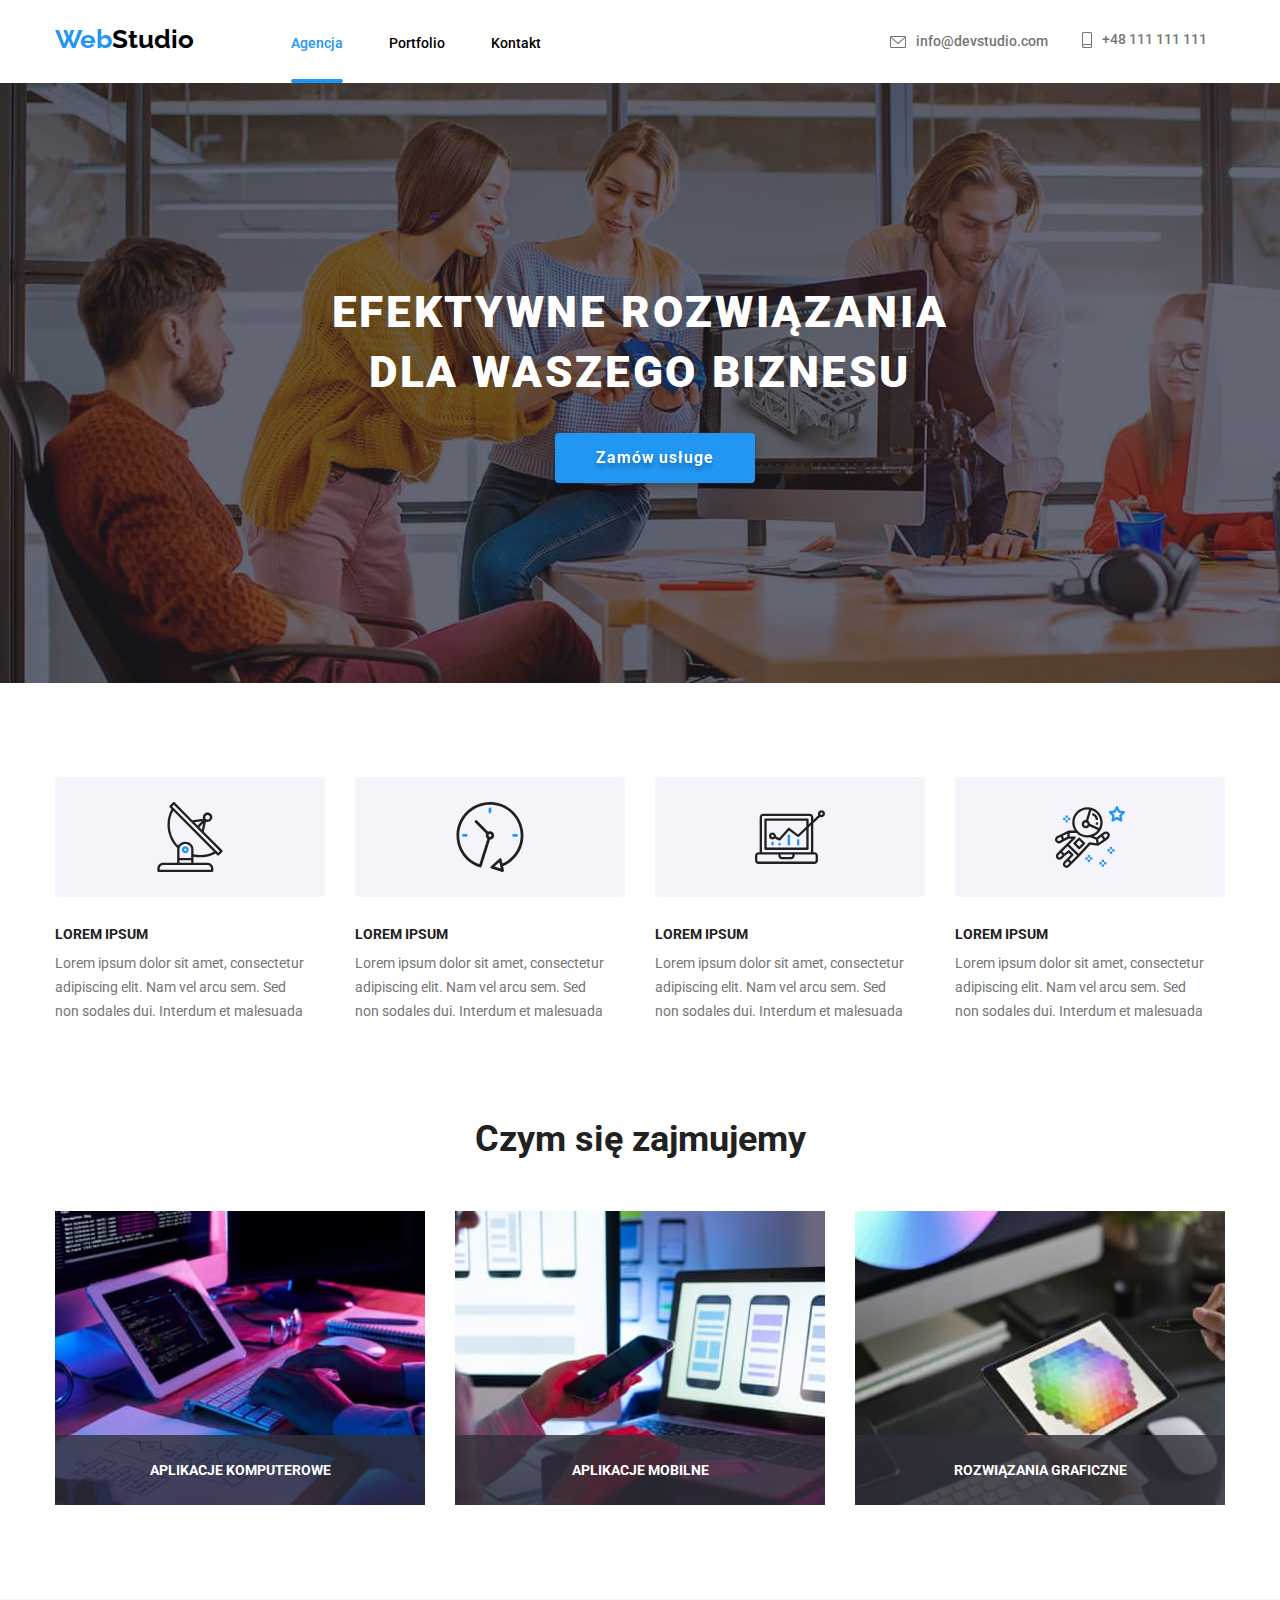
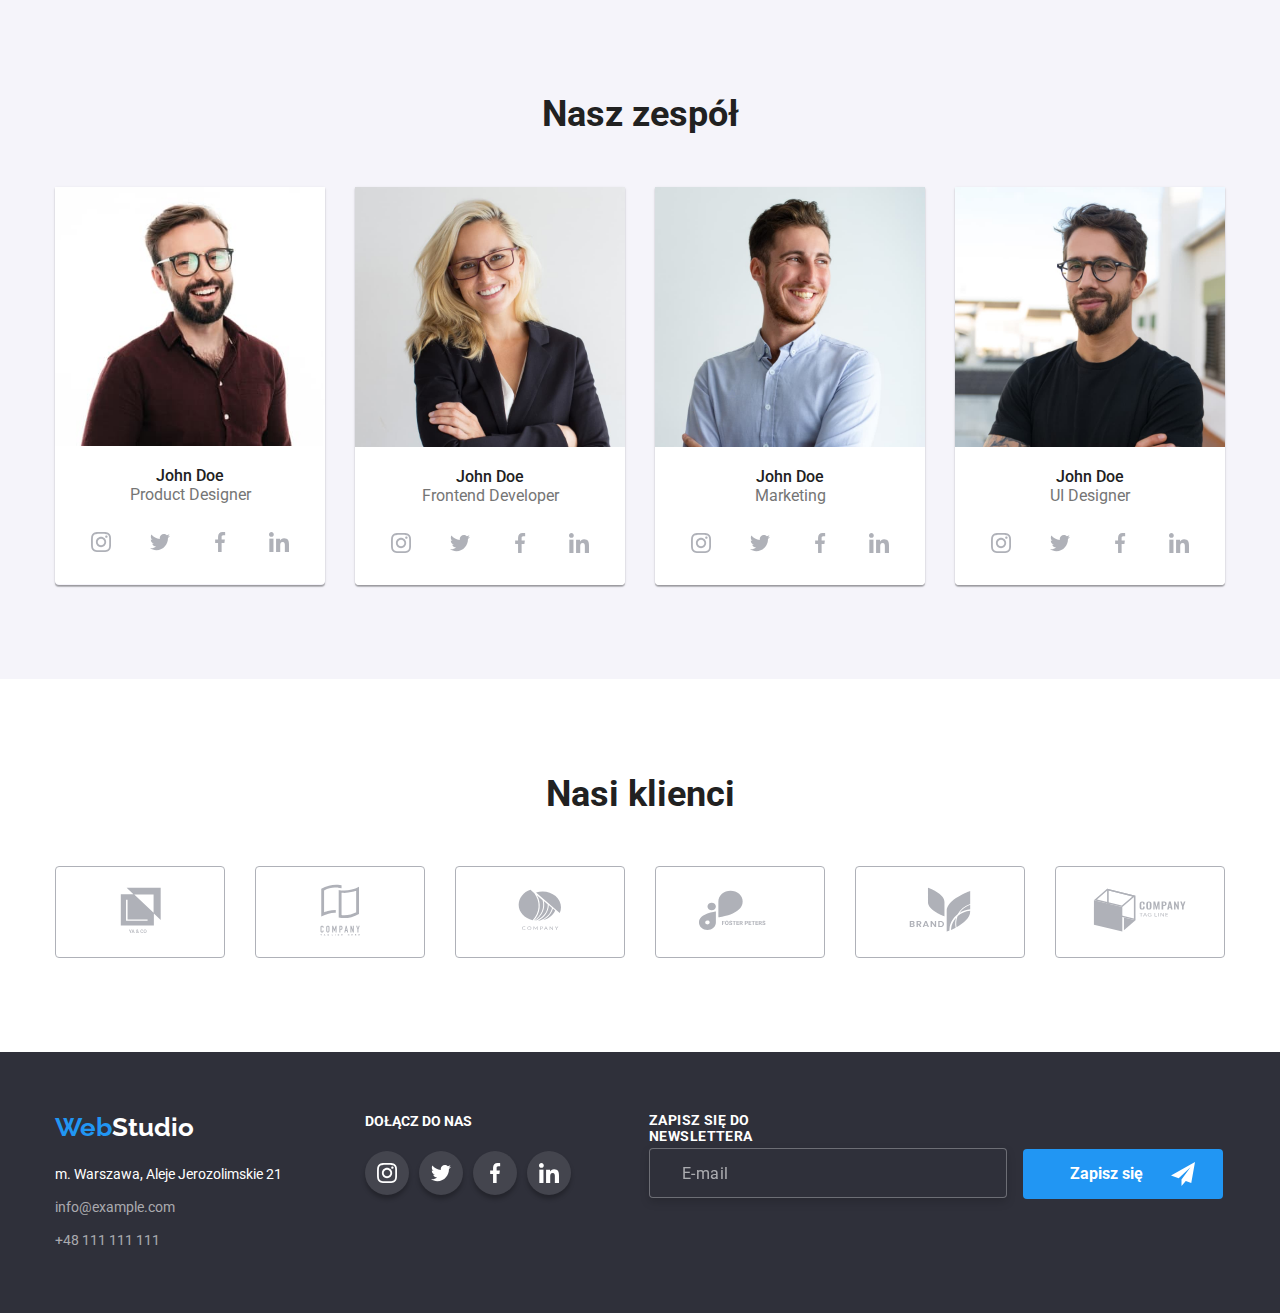
<file: index.html>
<!DOCTYPE html>
<html lang="pl">
  <head>
    <meta charset="UTF-8" />
    <meta http-equiv="X-UA-Compatible" content="IE=edge" />
    <meta name="viewport" content="width=device-width, initial-scale=1.0" />
    <link
      rel="stylesheet"
      href="https://cdnjs.cloudflare.com/ajax/libs/modern-normalize/1.0.0/modern-normalize.min.css"
    />
    <link rel="stylesheet" href="./css/main.min.css" />
    <link rel="preconnect" href="https://fonts.googleapis.com" />
    <link rel="preconnect" href="https://fonts.gstatic.com" crossorigin />
    <link
      href="https://fonts.googleapis.com/css2?family=Raleway:wght@700&family=Roboto:wght@400;500;700;900&display=swap"
      rel="stylesheet"
    />
    <title>WebStudio - main page</title>
  </head>
  <body class="body">
    <header class="header-agency">
      <div class="container">
        <a href="index.html" class="logo link"
          >Web<span class="logo__span">Studio</span></a
        >
        <nav class="nav">
          <a href="index.html" class="nav__agency--active link">Agencja</a>
          <a href="portfolio.html" class="nav__portfolio link">Portfolio</a>
          <a href="/contact" class="nav__contact link">Kontakt</a>
        </nav>
        <p class="e-mail">
          <svg class="e-mail__icon" width="16" height="12">
            <use href="./images/icons.svg#icon-envelope"></use>
          </svg>
          <a href="mailto:nfo@devstudio.com" class="e-mail__link link"
            >info@devstudio.com</a
          >
        </p>
        <p class="phone">
          <svg class="phone__icon" width="10" height="16">
            <use href="./images/icons.svg#icon-smartphone"></use>
          </svg>
          <a href="tel:+48111111111" class="phone__link link"
            >+48 111 111 111</a
          >
        </p>
      </div>
    </header>
    <main class="main">
      <section class="section-title">
        <div class="container">
          <h1 class="title-page">
            EFEKTYWNE ROZWIĄZANIA <br />
            DLA WASZEGO BIZNESU
          </h1>
          <button type="button" class="button-order" data-modal-open>
            Zamów usługe
          </button>
        </div>
      </section>
      <section class="section-lorem">
        <div class="container">
          <ul class="lorem list">
            <li class="lorem__item">
              <p class="lorem__icon">
                <svg class="lorem__svg" width="70" height="70">
                  <use href="./images/icons.svg#icon-antenna"></use>
                </svg>
              </p>
              <p class="lorem__title">Lorem Ipsum</p>
              <p class="lorem__text">
                Lorem ipsum dolor sit amet, consectetur adipiscing elit. Nam vel
                arcu sem. Sed <br />
                non sodales dui. Interdum et malesuada
              </p>
            </li>
            <li class="lorem__item">
              <p class="lorem__icon">
                <svg class="lorem__svg" width="70" height="70">
                  <use href="./images/icons.svg#icon-clock"></use>
                </svg>
              </p>
              <p class="lorem__title">Lorem Ipsum</p>
              <p class="lorem__text">
                Lorem ipsum dolor sit amet, consectetur adipiscing elit. Nam vel
                arcu sem. Sed <br />
                non sodales dui. Interdum et malesuada
              </p>
            </li>
            <li class="lorem__item">
              <p class="lorem__icon">
                <svg class="lorem__svg" width="70" height="70">
                  <use href="./images/icons.svg#icon-diagram"></use>
                </svg>
              </p>
              <p class="lorem__title">Lorem Ipsum</p>
              <p class="lorem__text">
                Lorem ipsum dolor sit amet, consectetur adipiscing elit. Nam vel
                arcu sem. Sed <br />
                non sodales dui. Interdum et malesuada
              </p>
            </li>
            <li class="lorem__item">
              <p class="lorem__icon">
                <svg class="lorem__svg" width="70" height="70">
                  <use href="./images/icons.svg#icon-astronaut"></use>
                </svg>
              </p>
              <p class="lorem__title">Lorem Ipsum</p>
              <p class="lorem__text">
                Lorem ipsum dolor sit amet, consectetur adipiscing elit. Nam vel
                arcu sem. Sed <br />
                non sodales dui. Interdum et malesuada
              </p>
            </li>
          </ul>
        </div>
      </section>
      <section class="section-activities">
        <div class="container">
          <h2 class="title-activities">Czym się zajmujemy</h2>
          <ul class="activities list">
            <li class="activities__picture">
              <div class="activities__thumb">
                <img
                  src="images/computer.jpg"
                  alt="programowanie"
                  width="370"
                  height="294"
                />
                <p class="activities__label">Aplikacje komputerowe</p>
              </div>
            </li>
            <li class="activities__picture">
              <div class="activities__thumb">
                <img
                  src="images/phone.jpg"
                  alt="tworzenie interfejsu"
                  width="370"
                  height="294"
                />
                <p class="activities__label">Aplikacje mobilne</p>
              </div>
            </li>
            <li class="activities__picture">
              <div class="activities__thumb">
                <img
                  src="images/tablet.jpg"
                  alt="projektowanie"
                  width="370"
                  height="294"
                />
                <p class="activities__label">Rozwiązania graficzne</p>
              </div>
            </li>
          </ul>
        </div>
      </section>
      <section class="section-team">
        <div class="container">
          <h2 class="title-team">Nasz zespół</h2>
          <ul class="team list">
            <li class="team__item">
              <figure class="team__photo">
                <img
                  src="images/person1.jpg"
                  alt="osoba nr 1"
                  width="270"
                  height="260"
                />
                <figcaption class="team__description">
                  <p class="team__name">John Doe</p>
                  <p class="team__occupation">Product Designer</p>
                  <ul class="team-social list">
                    <li class="team-social__item link">
                      <a class="team-social__link" href="#">
                        <svg class="team-social__icon" width="20" height="20">
                          <use href="./images/icons.svg#icon-instagram"></use>
                        </svg>
                      </a>
                    </li>
                    <li class="team-social__item link">
                      <a class="team-social__link" href="#"
                        ><svg class="team-social__icon" width="20" height="20">
                          <use href="./images/icons.svg#icon-twitter"></use>
                        </svg>
                      </a>
                    </li>
                    <li class="team-social__item link">
                      <a class="team-social__link" href="#"
                        ><svg class="team-social__icon" width="20" height="20">
                          <use href="./images/icons.svg#icon-facebook"></use>
                        </svg>
                      </a>
                    </li>
                    <li class="team-social__item link">
                      <a class="team-social__link" href="#"
                        ><svg class="team-social__icon" width="20" height="20">
                          <use href="./images/icons.svg#icon-linkedin"></use>
                        </svg>
                      </a>
                    </li>
                  </ul>
                </figcaption>
              </figure>
            </li>
            <li class="team__item">
              <figure class="team__photo">
                <img
                  src="images/person2.jpg"
                  alt="osoba nr 2"
                  width="270"
                  height="260"
                />
                <figcaption class="team__description">
                  <p class="team__name">John Doe</p>
                  <p class="team__occupation">Frontend Developer</p>
                  <ul class="team-social list">
                    <li class="team-social__item link">
                      <a class="team-social__link" href="#">
                        <svg class="team-social__icon" width="20" height="20">
                          <use href="./images/icons.svg#icon-instagram"></use>
                        </svg>
                      </a>
                    </li>
                    <li class="team-social__item link">
                      <a class="team-social__link" href="#"
                        ><svg class="team-social__icon" width="20" height="20">
                          <use href="./images/icons.svg#icon-twitter"></use>
                        </svg>
                      </a>
                    </li>
                    <li class="team-social__item link">
                      <a class="team-social__link" href="#"
                        ><svg class="team-social__icon" width="20" height="20">
                          <use href="./images/icons.svg#icon-facebook"></use>
                        </svg>
                      </a>
                    </li>
                    <li class="team-social__item link">
                      <a class="team-social__link" href="#"
                        ><svg class="team-social__icon" width="20" height="20">
                          <use href="./images/icons.svg#icon-linkedin"></use>
                        </svg>
                      </a>
                    </li>
                  </ul>
                </figcaption>
              </figure>
            </li>
            <li class="team__item">
              <figure class="team__photo">
                <img
                  src="images/person3.jpg"
                  alt="osoba nr 3"
                  width="270"
                  height="260"
                />
                <figcaption class="team__description">
                  <p class="team__name">John Doe</p>
                  <p class="team__occupation">Marketing</p>
                  <ul class="team-social list">
                    <li class="team-social__item link">
                      <a class="team-social__link" href="#">
                        <svg class="team-social__icon" width="20" height="20">
                          <use href="./images/icons.svg#icon-instagram"></use>
                        </svg>
                      </a>
                    </li>
                    <li class="team-social__item link">
                      <a class="team-social__link" href="#"
                        ><svg class="team-social__icon" width="20" height="20">
                          <use href="./images/icons.svg#icon-twitter"></use>
                        </svg>
                      </a>
                    </li>
                    <li class="team-social__item link">
                      <a class="team-social__link" href="#"
                        ><svg class="team-social__icon" width="20" height="20">
                          <use href="./images/icons.svg#icon-facebook"></use>
                        </svg>
                      </a>
                    </li>
                    <li class="team-social__item link">
                      <a class="team-social__link" href="#"
                        ><svg class="team-social__icon" width="20" height="20">
                          <use href="./images/icons.svg#icon-linkedin"></use>
                        </svg>
                      </a>
                    </li>
                  </ul>
                </figcaption>
              </figure>
            </li>
            <li class="team__item">
              <figure class="team__photo">
                <img
                  src="images/person4.jpg"
                  alt="osoba nr 4"
                  width="270"
                  height="260"
                />
                <figcaption class="team__description">
                  <p class="team__name">John Doe</p>
                  <p class="team__occupation">UI Designer</p>
                  <ul class="team-social list">
                    <li class="team-social__item link">
                      <a class="team-social__link" href="#">
                        <svg class="team-social__icon" width="20" height="20">
                          <use href="./images/icons.svg#icon-instagram"></use>
                        </svg>
                      </a>
                    </li>
                    <li class="team-social__item link">
                      <a class="team-social__link" href="#"
                        ><svg class="team-social__icon" width="20" height="20">
                          <use href="./images/icons.svg#icon-twitter"></use>
                        </svg>
                      </a>
                    </li>
                    <li class="team-social__item link">
                      <a class="team-social__link" href="#"
                        ><svg class="team-social__con" width="20" height="20">
                          <use href="./images/icons.svg#icon-facebook"></use>
                        </svg>
                      </a>
                    </li>
                    <li class="team-social__item link">
                      <a class="team-social__link" href="#"
                        ><svg class="team-social__icon" width="20" height="20">
                          <use href="./images/icons.svg#icon-linkedin"></use>
                        </svg>
                      </a>
                    </li>
                  </ul>
                </figcaption>
              </figure>
            </li>
          </ul>
        </div>
      </section>
      <section class="section-clients">
        <div class="container">
          <h2 class="title-clients">Nasi klienci</h2>
          <ul class="clients list">
            <li class="clients__item">
              <a class="clients__link link" href="#">
                <svg class="clients__logo" width="41" height="46.7">
                  <use href="./images/icons.svg#icon-logo"></use>
                </svg>
              </a>
            </li>
            <li class="clients__item">
              <a class="clients__link link" href="#">
                <svg class="clients__logo" width="40" height="52">
                  <use href="./images/icons.svg#icon-logo-1"></use>
                </svg>
              </a>
            </li>
            <li class="clients__item">
              <a class="clients__link link" href="#">
                <svg class="clients__logo" width="43.46" height="41.18">
                  <use href="./images/icons.svg#icon-logo-2"></use>
                </svg>
              </a>
            </li>
            <li class="clients__item">
              <a class="clients__link link" href="#">
                <svg class="clients__logo" width="84.44" height="40.62">
                  <use href="./images/icons.svg#icon-logo-3"></use>
                </svg>
              </a>
            </li>
            <li class="clients__item">
              <a class="clients__link link" href="#">
                <svg class="clients__logo" width="62.54" height="45.43">
                  <use href="./images/icons.svg#icon-logo-4"></use>
                </svg>
              </a>
            </li>
            <li class="clients__item">
              <a class="clients__link link" href="#">
                <svg class="clients__logo" width="93.79" height="43.93">
                  <use href="./images/icons.svg#icon-logo-5"></use>
                </svg>
              </a>
            </li>
          </ul>
        </div>
      </section>
    </main>
    <footer class="footer">
      <div class="container-footer">
        <div class="contact-details">
          <a href="index.html" class="logo-inline link"
            >Web<span class="logo-inline__span">Studio</span></a
          >
          <p class="address">m. Warszawa, Aleje Jerozolimskie 21</p>
          <p class="e-mail-footer link">info@example.com</p>
          <p class="phone-footer link">+48 111 111 111</p>
        </div>
        <div class="footer-social">
          <h3 class="join-us">Dołącz do nas</h3>
          <ul class="social-footer list">
            <li class="social-footer__item link">
              <a class="social-footer__link" href="#">
                <svg class="social-footer__icon" width="20" height="20">
                  <use href="./images/icons.svg#icon-instagram"></use>
                </svg>
              </a>
            </li>
            <li class="social-footer__item link">
              <a class="social-footer__link" href="#">
                <svg class="social-footer__icon" width="20" height="20">
                  <use href="./images/icons.svg#icon-twitter"></use>
                </svg>
              </a>
            </li>
            <li class="social-footer__item link">
              <a class="social-footer__link" href="#">
                <svg class="social-footer__icon" width="20" height="20">
                  <use href="./images/icons.svg#icon-facebook"></use>
                </svg>
              </a>
            </li>
            <li class="social-footer__item link">
              <a class="social-footer__link" href="#">
                <svg class="social-footer__icon" width="20" height="20">
                  <use href="./images/icons.svg#icon-linkedin"></use>
                </svg>
              </a>
            </li>
          </ul>
        </div>
        <div class="newsletter">
          <h3 class="sign-up">Zapisz się do newslettera</h3>
          <form class="form">
            <label class="form__label">
              <input
                type="email"
                name="e-mail"
                placeholder="E-mail"
                class="form__input"
              />
            </label>
            <button type="submit" class="sign-up-button">
              Zapisz się<svg
                class="sign-up-button__icon"
                width="24"
                height="24"
              >
                <use href="./images/icons.svg#icon-icon-send"></use>
              </svg>
            </button>
          </form>
        </div>
      </div>
    </footer>
    <div class="backdrop is-hidden" data-modal>
      <div class="modal">
        <button type="button" class="modal__button" data-modal-close>
          <svg class="modal__icon" width="18" height="18">
            <use href="./images/icons.svg#icon-close"></use>
          </svg>
        </button>
        <h2 class="modal-title">Zostaw swoje dane w formularzu poniżej</h2>
        <form class="modal-form" name="signup-form">
          <label class="modal-form__label">
            Imię
            <span class="modal-form__wrapper">
              <input class="modal-form__input" type="text" name="user-name" />
              <svg class="modal-form__icon" width="18" height="18">
                <use href="./images/icons.svg#icon-person-black"></use>
              </svg>
            </span>
          </label>
          <label class="modal-form__label">
            Telefon
            <span class="modal-form__wrapper">
              <input class="modal-form__input" type="tel" name="user-phone" />
              <svg class="modal-form__icon" width="18" height="18">
                <use href="./images/icons.svg#icon-phone-black"></use>
              </svg>
            </span>
          </label>
          <label class="modal-form__label">
            Email
            <span class="modal-form__wrapper">
              <input class="modal-form__input" type="email" name="user-email" />
              <svg class="modal-form__icon" width="18" height="18">
                <use href="./images/icons.svg#icon-email-black"></use>
              </svg>
            </span>
          </label>
          <label class="modal-form__text">
            Komentarz
            <textarea
              class="modal-form__message"
              name="user-message"
              placeholder="Wprowadź tekst"
            >
            </textarea>
          </label>
          <div class="policy">
            <input
              id="user-policy"
              type="checkbox"
              class="policy__checkbox visually-hidden"
              name="policy"
              value="accept-policy"
            />
            <label for="user-policy" class="policy__text">
              Oświadczam, iż akceptuję
              <a class="policy__text--link" href="#regulamin">Regulamin</a> i
              <a class="policy__text--link" href="#policy"
                >Politykę Prywatności.</a
              >
            </label>
          </div>
          <button type="submit" class="modal-button">Wyślij</button>
        </form>
      </div>
    </div>
    <script src="./js/modal.js"></script>
  </body>
</html>
</file>
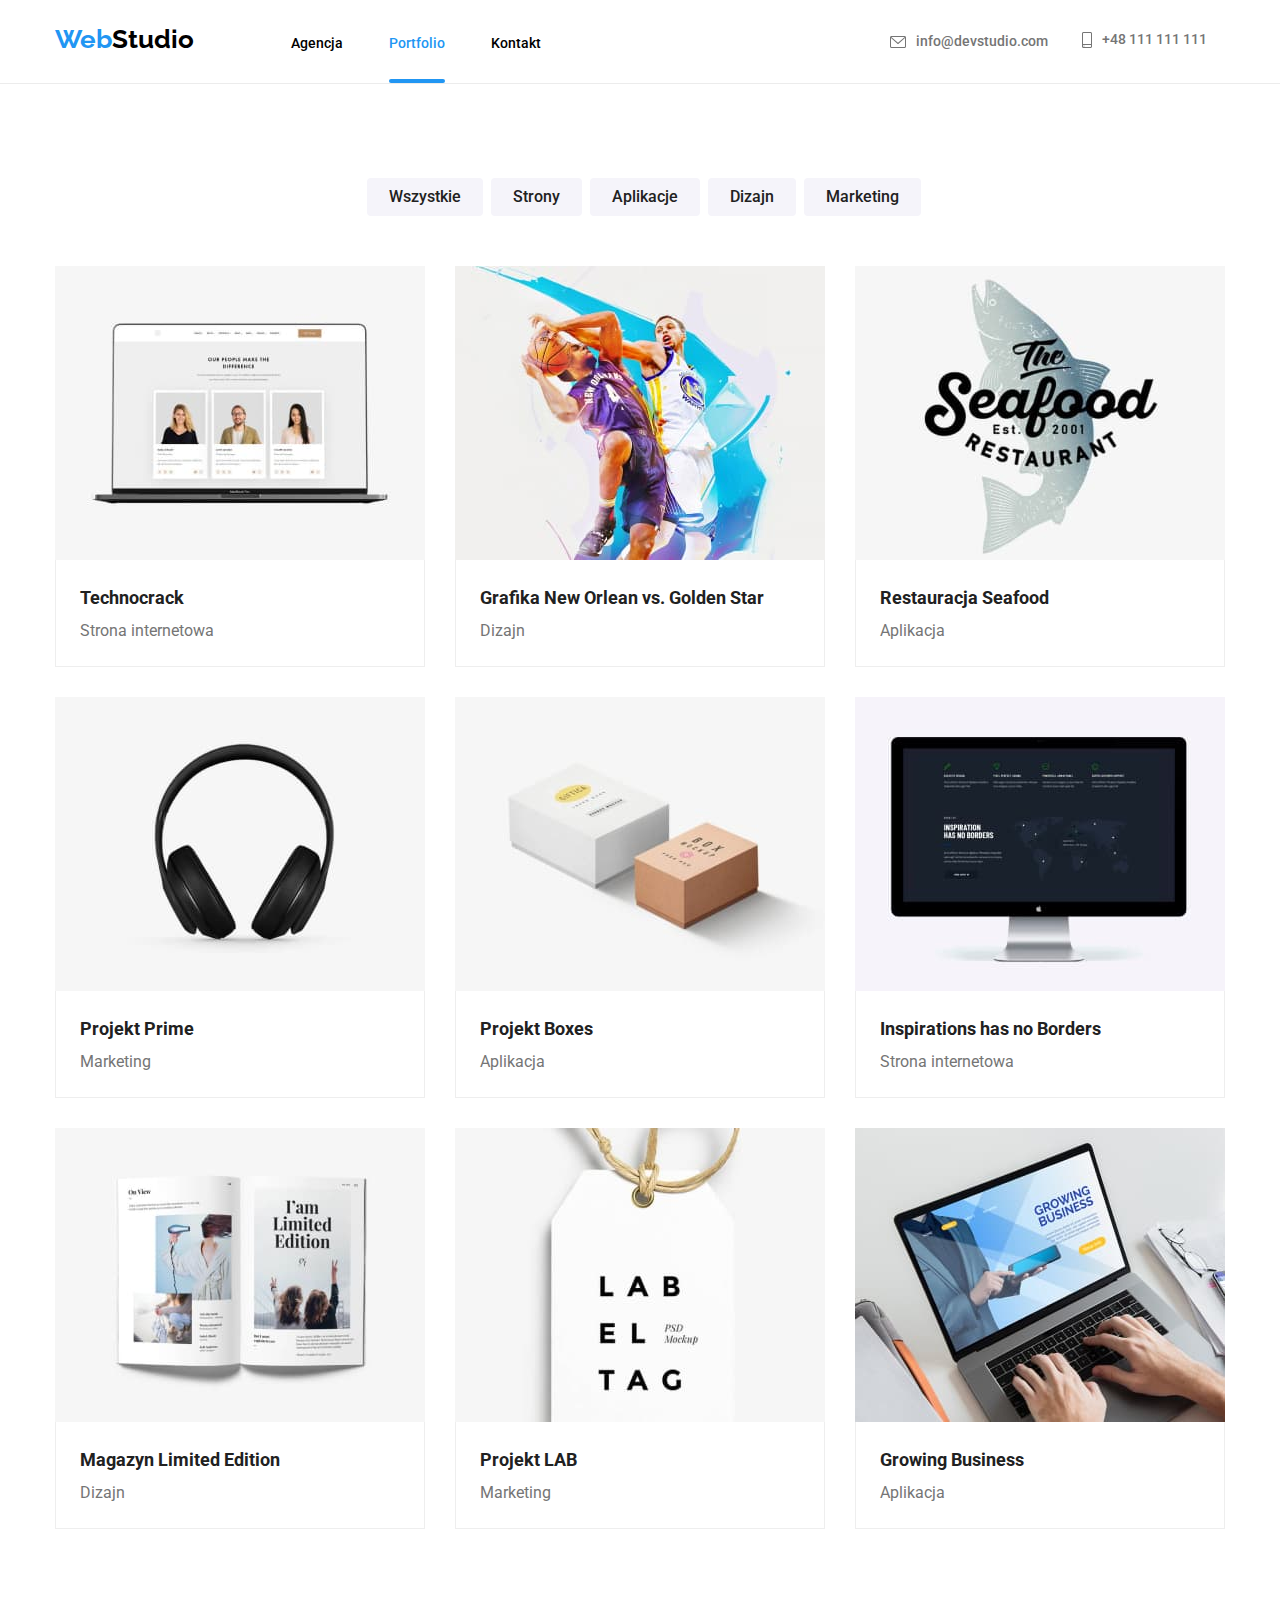
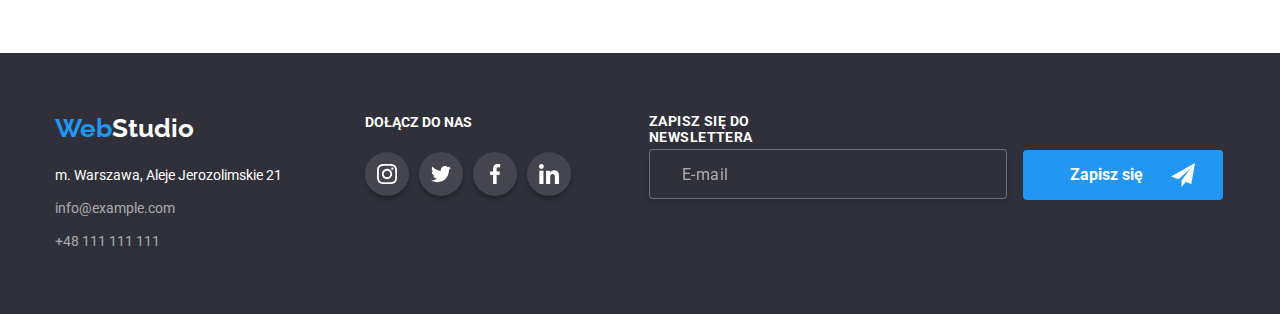
<file: portfolio.html>
<!DOCTYPE html>
<html lang="pl">
  <head>
    <meta charset="UTF-8" />
    <meta http-equiv="X-UA-Compatible" content="IE=edge" />
    <meta name="viewport" content="width=device-width, initial-scale=1.0" />
    <link
      rel="stylesheet"
      href="https://cdnjs.cloudflare.com/ajax/libs/modern-normalize/1.0.0/modern-normalize.min.css"
    />
    <link rel="stylesheet" href="./css/main.min.css" />
    <link rel="preconnect" href="https://fonts.googleapis.com" />
    <link rel="preconnect" href="https://fonts.gstatic.com" crossorigin />
    <link
      href="https://fonts.googleapis.com/css2?family=Raleway:wght@700&family=Roboto:wght@400;500;700;900&display=swap"
      rel="stylesheet"
    />
    <title>WebStudio - portfolio</title>
  </head>
  <body class="body">
    <header class="header-portfolio">
      <div class="container">
        <a href="index.html" class="logo link"
          >Web<span class="logo__span">Studio</span></a
        >
        <nav class="nav">
          <a href="index.html" class="nav__agency link">Agencja</a>
          <a href="portfolio.html" class="nav__portfolio--active link"
            >Portfolio</a
          >
          <a href="/contact" class="nav__contact link">Kontakt</a>
        </nav>
        <p class="e-mail">
          <svg class="e-mail__icon" width="16" height="12">
            <use href="./images/icons.svg#icon-envelope"></use>
          </svg>
          <a href="mailto:nfo@devstudio.com" class="e-mail__link link"
            >info@devstudio.com</a
          >
        </p>
        <p class="phone">
          <svg class="phone__icon" width="10" height="16">
            <use href="./images/icons.svg#icon-smartphone"></use>
          </svg>
          <a href="tel:+48111111111" class="phone__link link"
            >+48 111 111 111</a
          >
        </p>
      </div>
    </header>
    <main class="main">
      <section class="section-buttons">
        <div class="container">
          <ul class="buttons list">
            <li class="buttons__item">
              <button type="button" class="buttons__btn">Wszystkie</button>
            </li>
            <li class="buttons__item">
              <button type="button" class="buttons__btn">Strony</button>
            </li>
            <li class="buttons__item">
              <button type="button" class="buttons__btn">Aplikacje</button>
            </li>
            <li class="buttons__item">
              <button type="button" class="buttons__btn">Dizajn</button>
            </li>
            <li class="buttons__item">
              <button type="button" class="buttons__btn">Marketing</button>
            </li>
          </ul>
        </div>
      </section>
      <section class="main-portfolio">
        <div class="container">
          <ul class="portfolio list">
            <li class="portfolio__item">
              <figure class="portfolio__picture">
                <div class="portfolio__box">
                  <img
                    src="images/technocrack.jpg"
                    alt="technocrack"
                    width="370"
                    height="404"
                  />
                  <div class="portfolio__overlay">
                    <p class="portfolio__text">
                      Technocrack jest popularną platformą wykorzystywaną do
                      rozpowszechniania koronawirusa. Firmy wykorzystują tę
                      platformę do celów szpiegowskich i ataków na
                      niezabezpieczone serwery konkurencji
                    </p>
                  </div>
                </div>
                <figcaption class="portfolio__description">
                  <p class="portfolio__title">Technocrack</p>
                  <p class="portfolio__label">Strona internetowa</p>
                </figcaption>
              </figure>
            </li>
            <li class="portfolio__item">
              <figure class="portfolio__picture">
                <div class="portfolio__box">
                  <img
                    src="images/basketball.jpg"
                    alt="basketball match"
                    width="370"
                    height="404"
                  />
                  <div class="portfolio__overlay">
                    <p class="portfolio__text">
                      Technocrack jest popularną platformą wykorzystywaną do
                      rozpowszechniania koronawirusa. Firmy wykorzystują tę
                      platformę do celów szpiegowskich i ataków na
                      niezabezpieczone serwery konkurencji
                    </p>
                  </div>
                </div>
                <figcaption class="portfolio__description">
                  <p class="portfolio__title">
                    Grafika New Orlean vs. Golden Star
                  </p>
                  <p class="portfolio__label">Dizajn</p>
                </figcaption>
              </figure>
            </li>
            <li class="portfolio__item">
              <figure class="portfolio__picture">
                <div class="portfolio__box">
                  <img
                    src="images/food.jpg"
                    alt="logo restauracji Seafood"
                    width="370"
                    height="404"
                  />
                  <div class="portfolio__overlay">
                    <p class="portfolio__text">
                      Technocrack jest popularną platformą wykorzystywaną do
                      rozpowszechniania koronawirusa. Firmy wykorzystują tę
                      platformę do celów szpiegowskich i ataków na
                      niezabezpieczone serwery konkurencji
                    </p>
                  </div>
                </div>
                <figcaption class="portfolio__description">
                  <p class="portfolio__title">Restauracja Seafood</p>
                  <p class="portfolio__label">Aplikacja</p>
                </figcaption>
              </figure>
            </li>
            <li class="portfolio__item">
              <figure class="portfolio__picture">
                <div class="portfolio__box">
                  <img
                    src="images/headphones.jpg"
                    alt="headphones"
                    width="370"
                    height="404"
                  />
                  <div class="portfolio__overlay">
                    <p class="portfolio__text">
                      Technocrack jest popularną platformą wykorzystywaną do
                      rozpowszechniania koronawirusa. Firmy wykorzystują tę
                      platformę do celów szpiegowskich i ataków na
                      niezabezpieczone serwery konkurencji
                    </p>
                  </div>
                </div>
                <figcaption class="portfolio__description">
                  <p class="portfolio__title">Projekt Prime</p>
                  <p class="portfolio__label">Marketing</p>
                </figcaption>
              </figure>
            </li>
            <li class="portfolio__item">
              <figure class="portfolio__picture">
                <div class="portfolio__box">
                  <img
                    src="images/boxes.jpg"
                    alt="boxes"
                    width="370"
                    height="404"
                  />
                  <div class="portfolio__overlay">
                    <p class="portfolio__text">
                      Technocrack jest popularną platformą wykorzystywaną do
                      rozpowszechniania koronawirusa. Firmy wykorzystują tę
                      platformę do celów szpiegowskich i ataków na
                      niezabezpieczone serwery konkurencji
                    </p>
                  </div>
                </div>
                <figcaption class="portfolio__description">
                  <p class="portfolio__title">Projekt Boxes</p>
                  <p class="portfolio__label">Aplikacja</p>
                </figcaption>
              </figure>
            </li>
            <li class="portfolio__item">
              <figure class="portfolio__picture">
                <div class="portfolio__box">
                  <img
                    src="images/monitor.jpg"
                    alt="monitor"
                    width="370"
                    height="404"
                  />
                  <div class="portfolio__overlay">
                    <p class="portfolio__text">
                      Technocrack jest popularną platformą wykorzystywaną do
                      rozpowszechniania koronawirusa. Firmy wykorzystują tę
                      platformę do celów szpiegowskich i ataków na
                      niezabezpieczone serwery konkurencji
                    </p>
                  </div>
                </div>
                <figcaption class="portfolio__description">
                  <p class="portfolio__title">Inspirations has no Borders</p>
                  <p class="portfolio__label">Strona internetowa</p>
                </figcaption>
              </figure>
            </li>
            <li class="portfolio__item">
              <figure class="portfolio__picture">
                <div class="portfolio__box">
                  <img
                    src="images/magazine.jpg"
                    alt="magazine"
                    width="370"
                    height="404"
                  />
                  <div class="portfolio__overlay">
                    <p class="portfolio__text">
                      Technocrack jest popularną platformą wykorzystywaną do
                      rozpowszechniania koronawirusa. Firmy wykorzystują tę
                      platformę do celów szpiegowskich i ataków na
                      niezabezpieczone serwery konkurencji
                    </p>
                  </div>
                </div>
                <figcaption class="portfolio__description">
                  <p class="portfolio__title">Magazyn Limited Edition</p>
                  <p class="portfolio__label">Dizajn</p>
                </figcaption>
              </figure>
            </li>
            <li class="portfolio__item">
              <figure class="portfolio__picture">
                <div class="portfolio__box">
                  <img
                    src="images/label.jpg"
                    alt="white label"
                    width="370"
                    height="404"
                  />
                  <div class="portfolio__overlay">
                    <p class="portfolio__text">
                      Technocrack jest popularną platformą wykorzystywaną do
                      rozpowszechniania koronawirusa. Firmy wykorzystują tę
                      platformę do celów szpiegowskich i ataków na
                      niezabezpieczone serwery konkurencji
                    </p>
                  </div>
                </div>
                <figcaption class="portfolio__description">
                  <p class="portfolio__title">Projekt LAB</p>
                  <p class="portfolio__label">Marketing</p>
                </figcaption>
              </figure>
            </li>
            <li class="portfolio__item">
              <figure class="portfolio__picture">
                <div class="portfolio__box">
                  <img
                    src="images/laptop.jpg"
                    alt="laptop"
                    width="370"
                    height="404"
                  />
                  <div class="portfolio__overlay">
                    <p class="portfolio__text">
                      Technocrack jest popularną platformą wykorzystywaną do
                      rozpowszechniania koronawirusa. Firmy wykorzystują tę
                      platformę do celów szpiegowskich i ataków na
                      niezabezpieczone serwery konkurencji
                    </p>
                  </div>
                </div>
                <figcaption class="portfolio__description">
                  <p class="portfolio__title">Growing Business</p>
                  <p class="portfolio__label">Aplikacja</p>
                </figcaption>
              </figure>
            </li>
          </ul>
        </div>
      </section>
    </main>
    <footer class="footer">
      <div class="container-footer">
        <div class="contact-details">
          <a href="index.html" class="logo-inline link"
            >Web<span class="logo-inline__span">Studio</span></a
          >
          <p class="address">m. Warszawa, Aleje Jerozolimskie 21</p>
          <p class="e-mail-footer link">info@example.com</p>
          <p class="phone-footer link">+48 111 111 111</p>
        </div>
        <div class="footer-social">
          <h3 class="join-us">Dołącz do nas</h3>
          <ul class="social-footer list">
            <li class="social-footer__item link">
              <a class="social-footer__link" href="#">
                <svg class="social-footer__icon" width="20" height="20">
                  <use href="./images/icons.svg#icon-instagram"></use>
                </svg>
              </a>
            </li>
            <li class="social-footer__item link">
              <a class="social-footer__link" href="#">
                <svg class="social-footer__icon" width="20" height="20">
                  <use href="./images/icons.svg#icon-twitter"></use>
                </svg>
              </a>
            </li>
            <li class="social-footer__item link">
              <a class="social-footer__link" href="#">
                <svg class="social-footer__icon" width="20" height="20">
                  <use href="./images/icons.svg#icon-facebook"></use>
                </svg>
              </a>
            </li>
            <li class="social-footer__item link">
              <a class="social-footer__link" href="#">
                <svg class="social-footer__icon" width="20" height="20">
                  <use href="./images/icons.svg#icon-linkedin"></use>
                </svg>
              </a>
            </li>
          </ul>
        </div>
        <div class="newsletter">
          <h3 class="sign-up">Zapisz się do newslettera</h3>
          <form class="form">
            <label class="form__label">
              <input
                type="email"
                name="e-mail"
                placeholder="E-mail"
                class="form__input"
              />
            </label>
            <button type="submit" class="sign-up-button">
              Zapisz się<svg
                class="sign-up-button__icon"
                width="24"
                height="24"
              >
                <use href="./images/icons.svg#icon-icon-send"></use>
              </svg>
            </button>
          </form>
        </div>
      </div>
    </footer>
  </body>
</html>
</file>
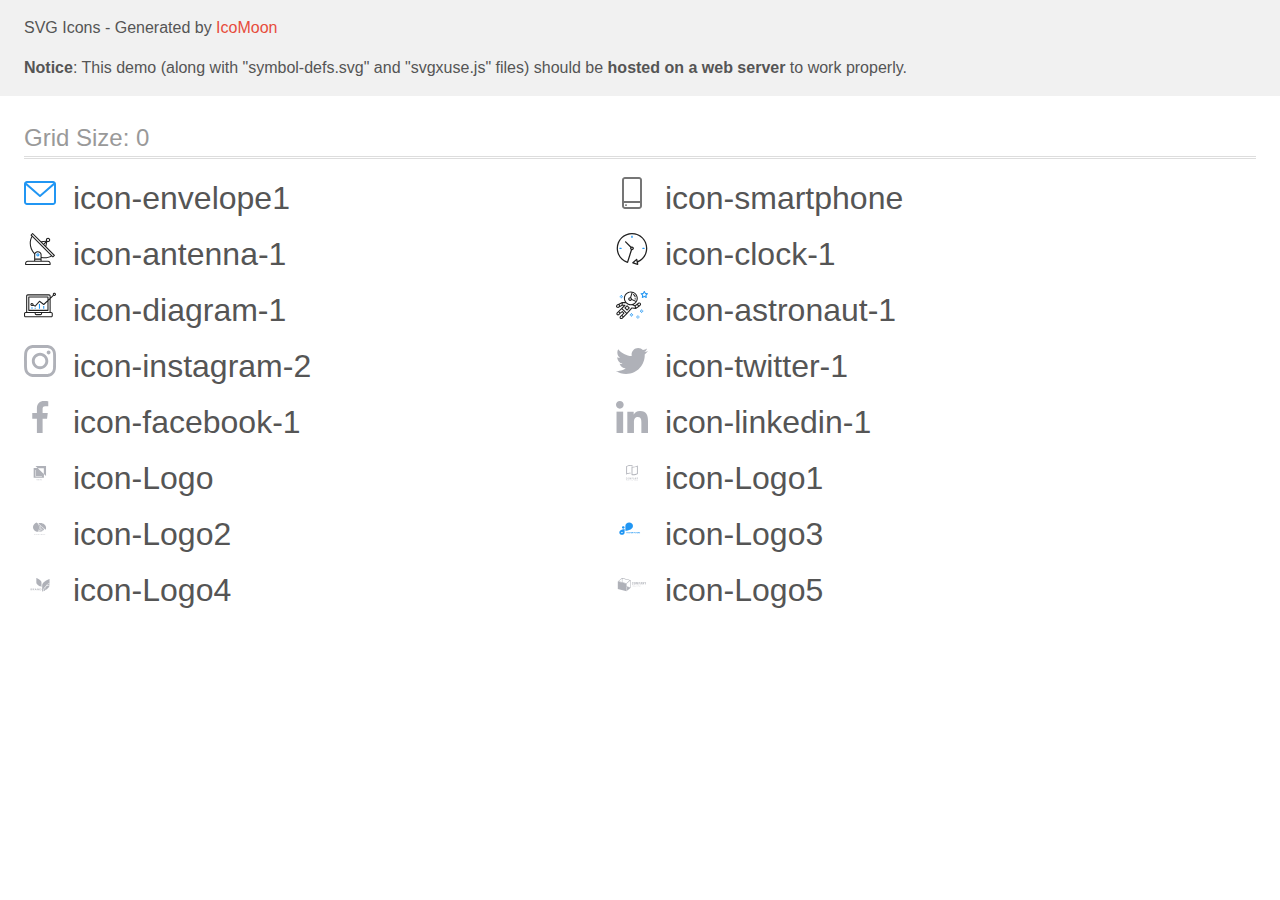
<file: images/icomoon(1)/demo-external-svg.html>
<!doctype html>
<html>
<head>
    <title>IcoMoon - SVG Icons</title>
    <meta charset="utf-8">
    <meta name="viewport" content="width=device-width, initial-scale=1">
    <link rel="stylesheet" href="demo-files/demo.css">
    <link rel="stylesheet" href="style.css">
</head>
<body>
<header class="bgc1 clearfix">
<div class="mhl">
    <p>SVG Icons - Generated by <a href="https://icomoon.io/app">IcoMoon</a></p><p><strong>Notice</strong>: This demo (along with "symbol-defs.svg" and "svgxuse.js" files) should be <b>hosted on a web server</b> to work properly.</p>
</div>
</header>
    <div class="clearfix mhl ptl">
        <h1 class="mvm mtn fgc1">Grid Size: 0</h1>
        <div class="glyph fs1">
            <div class="clearfix pbs">
                <svg class="icon icon-envelope1"><use xlink:href="symbol-defs.svg#icon-envelope1"></use></svg><span class="name"> icon-envelope1</span>
            </div>
        </div>
        <div class="glyph fs1">
            <div class="clearfix pbs">
                <svg class="icon icon-smartphone"><use xlink:href="symbol-defs.svg#icon-smartphone"></use></svg><span class="name"> icon-smartphone</span>
            </div>
        </div>
        <div class="glyph fs1">
            <div class="clearfix pbs">
                <svg class="icon icon-antenna-1"><use xlink:href="symbol-defs.svg#icon-antenna-1"></use></svg><span class="name"> icon-antenna-1</span>
            </div>
        </div>
        <div class="glyph fs1">
            <div class="clearfix pbs">
                <svg class="icon icon-clock-1"><use xlink:href="symbol-defs.svg#icon-clock-1"></use></svg><span class="name"> icon-clock-1</span>
            </div>
        </div>
        <div class="glyph fs1">
            <div class="clearfix pbs">
                <svg class="icon icon-diagram-1"><use xlink:href="symbol-defs.svg#icon-diagram-1"></use></svg><span class="name"> icon-diagram-1</span>
            </div>
        </div>
        <div class="glyph fs1">
            <div class="clearfix pbs">
                <svg class="icon icon-astronaut-1"><use xlink:href="symbol-defs.svg#icon-astronaut-1"></use></svg><span class="name"> icon-astronaut-1</span>
            </div>
        </div>
        <div class="glyph fs1">
            <div class="clearfix pbs">
                <svg class="icon icon-instagram-2"><use xlink:href="symbol-defs.svg#icon-instagram-2"></use></svg><span class="name"> icon-instagram-2</span>
            </div>
        </div>
        <div class="glyph fs1">
            <div class="clearfix pbs">
                <svg class="icon icon-twitter-1"><use xlink:href="symbol-defs.svg#icon-twitter-1"></use></svg><span class="name"> icon-twitter-1</span>
            </div>
        </div>
        <div class="glyph fs1">
            <div class="clearfix pbs">
                <svg class="icon icon-facebook-1"><use xlink:href="symbol-defs.svg#icon-facebook-1"></use></svg><span class="name"> icon-facebook-1</span>
            </div>
        </div>
        <div class="glyph fs1">
            <div class="clearfix pbs">
                <svg class="icon icon-linkedin-1"><use xlink:href="symbol-defs.svg#icon-linkedin-1"></use></svg><span class="name"> icon-linkedin-1</span>
            </div>
        </div>
        <div class="glyph fs1">
            <div class="clearfix pbs">
                <svg class="icon icon-Logo"><use xlink:href="symbol-defs.svg#icon-Logo"></use></svg><span class="name"> icon-Logo</span>
            </div>
        </div>
        <div class="glyph fs1">
            <div class="clearfix pbs">
                <svg class="icon icon-Logo1"><use xlink:href="symbol-defs.svg#icon-Logo1"></use></svg><span class="name"> icon-Logo1</span>
            </div>
        </div>
        <div class="glyph fs1">
            <div class="clearfix pbs">
                <svg class="icon icon-Logo2"><use xlink:href="symbol-defs.svg#icon-Logo2"></use></svg><span class="name"> icon-Logo2</span>
            </div>
        </div>
        <div class="glyph fs1">
            <div class="clearfix pbs">
                <svg class="icon icon-Logo3"><use xlink:href="symbol-defs.svg#icon-Logo3"></use></svg><span class="name"> icon-Logo3</span>
            </div>
        </div>
        <div class="glyph fs1">
            <div class="clearfix pbs">
                <svg class="icon icon-Logo4"><use xlink:href="symbol-defs.svg#icon-Logo4"></use></svg><span class="name"> icon-Logo4</span>
            </div>
        </div>
        <div class="glyph fs1">
            <div class="clearfix pbs">
                <svg class="icon icon-Logo5"><use xlink:href="symbol-defs.svg#icon-Logo5"></use></svg><span class="name"> icon-Logo5</span>
            </div>
        </div>
  </div>
<script defer src="svgxuse.js"></script>
</body>
</html>
</file>
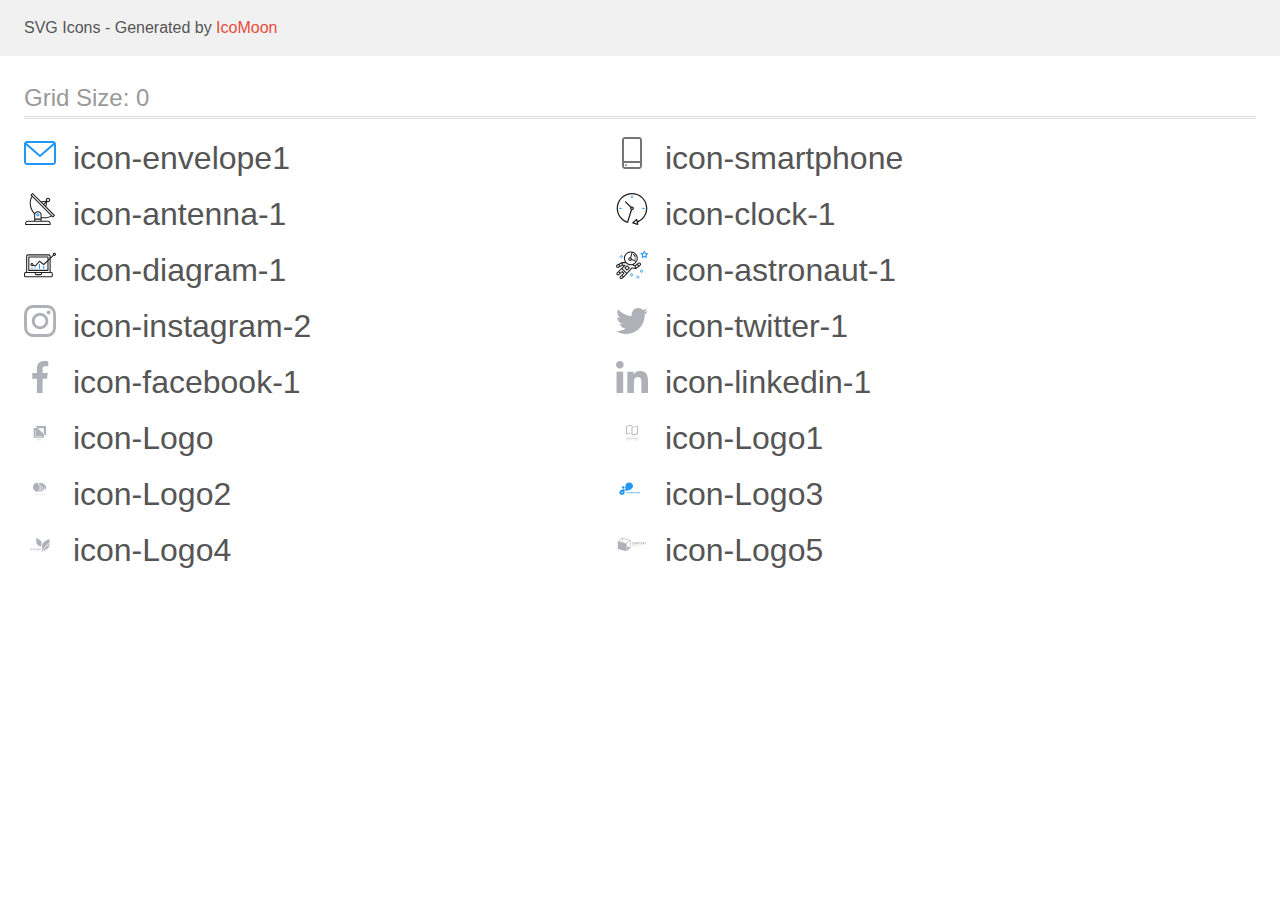
<file: images/icomoon(1)/demo.html>
<!doctype html>
<html>
<head>
    <title>IcoMoon - SVG Icons</title>
    <meta charset="utf-8">
    <meta name="viewport" content="width=device-width, initial-scale=1">
    <link rel="stylesheet" href="demo-files/demo.css">
    <link rel="stylesheet" href="style.css">
</head>
<body>
<svg aria-hidden="true" style="position: absolute; width: 0; height: 0; overflow: hidden;" version="1.1" xmlns="http://www.w3.org/2000/svg" xmlns:xlink="http://www.w3.org/1999/xlink">
<defs>
<symbol id="icon-envelope1" viewBox="0 0 32 32">
<path fill="#2196f3" style="fill: var(--color1, #2196f3)" d="M29 4h-26c-1.654 0-3 1.346-3 3v18c0 1.654 1.346 3 3 3h26c1.654 0 3-1.346 3-3v-18c0-1.654-1.346-3-3-3v0zM29 6c0.136 0 0.265 0.028 0.383 0.077l-13.383 11.599-13.383-11.599c0.118-0.049 0.247-0.077 0.383-0.077h26zM29 26h-26c-0.552 0-1-0.448-1-1v-16.81l13.345 11.565c0.188 0.163 0.422 0.244 0.655 0.244s0.467-0.081 0.655-0.244l13.345-11.565v16.81c0 0.552-0.448 1-1 1v0z"></path>
</symbol>
<symbol id="icon-smartphone" viewBox="0 0 32 32">
<path fill="#757575" style="fill: var(--color2, #757575)" d="M23 0h-14c-1.654 0-3 1.346-3 3v26c0 1.654 1.346 3 3 3h14c1.654 0 3-1.346 3-3v-26c0-1.654-1.346-3-3-3zM9 2h14c0.552 0 1 0.448 1 1v21h-16v-21c0-0.552 0.448-1 1-1zM23 30h-14c-0.552 0-1-0.448-1-1v-3h16v3c0 0.552-0.448 1-1 1z"></path>
<path fill="#757575" style="fill: var(--color2, #757575)" d="M10.707 27.478c0.391 0.365 0.391 0.956 0 1.321s-1.024 0.365-1.414 0c-0.391-0.365-0.391-0.956 0-1.321s1.024-0.365 1.414 0z"></path>
</symbol>
<symbol id="icon-antenna-1" viewBox="0 0 32 32">
<path fill="#212121" style="fill: var(--color3, #212121)" d="M30.773 22.098l-8.443-8.505 0.937-4.615c0.242 0.094 0.499 0.144 0.758 0.146h0.006c1.192 0.014 2.17-0.941 2.184-2.133s-0.941-2.17-2.133-2.184c-1.192-0.014-2.17 0.941-2.184 2.133-0.003 0.255 0.039 0.509 0.125 0.749l-4.96 0.605-8.091-8.133c-0.099-0.101-0.235-0.159-0.377-0.16-0.14 0.001-0.274 0.056-0.373 0.155l-1.513 1.504c-0.208 0.208-0.208 0.546 0 0.754l0.814 0.826c-3.153 5.798-2.129 12.978 2.519 17.663 0.043 0.041 0.092 0.074 0.146 0.098-0.034 0.18-0.051 0.364-0.052 0.547v6.187h-6.4c-1.472 0.002-2.665 1.195-2.667 2.667v1.067c0 0.295 0.239 0.533 0.533 0.533h24.533c0.295 0 0.533-0.239 0.533-0.533v-1.067c-0.002-1.472-1.195-2.665-2.667-2.667h-6.4v-2.742c1.003 0.21 2.024 0.317 3.049 0.32 2.458-0.003 4.877-0.615 7.040-1.783l0.818 0.823c0.099 0.101 0.235 0.159 0.377 0.16 0.14-0.001 0.274-0.056 0.373-0.155l1.513-1.504c0.208-0.208 0.208-0.546 0-0.754zM23.28 6.233c0.418-0.415 1.093-0.414 1.508 0.004s0.414 1.093-0.004 1.508c-0.2 0.199-0.47 0.31-0.752 0.31h-0.003c-0.589-0.003-1.064-0.483-1.061-1.072 0.002-0.282 0.115-0.552 0.314-0.751h-0.002zM22.024 9.738l-0.598 2.946-1.175-1.182 1.774-1.763zM21.419 8.836l-1.92 1.909-1.485-1.493 3.405-0.415zM24.004 28.8c0.884 0 1.6 0.716 1.6 1.6v0.533h-23.467v-0.533c0-0.884 0.716-1.6 1.6-1.6h20.267zM16.537 26.667v1.067h-5.333v-1.067h5.333zM11.204 25.6v-4.053c0-1.294 1.196-2.347 2.667-2.347s2.667 1.053 2.667 2.347v4.053h-5.333zM17.604 23.904v-2.357c0-1.882-1.675-3.413-3.733-3.413-1.331-0.020-2.576 0.657-3.281 1.786-4.058-4.274-4.971-10.645-2.279-15.887l18.602 18.708c-2.872 1.461-6.165 1.873-9.309 1.163zM28.893 23.22l-21.057-21.181 0.755-0.752 7.935 7.98c0.004 0 0.006 0.007 0.010 0.010l13.115 13.191-0.757 0.752z"></path>
<path fill="#2196f3" style="fill: var(--color1, #2196f3)" d="M13.876 20.267h-0.005c-0.884-0.001-1.601 0.714-1.602 1.598s0.714 1.601 1.598 1.602h0.005c0.884 0.001 1.601-0.714 1.602-1.598s-0.714-1.601-1.598-1.602zM14.249 22.245c-0.1 0.1-0.236 0.156-0.378 0.155-0.295-0.002-0.532-0.242-0.531-0.536 0.001-0.141 0.057-0.276 0.157-0.375s0.233-0.154 0.373-0.155c0.295 0.002 0.532 0.241 0.53 0.536-0.001 0.141-0.057 0.276-0.157 0.375h0.005z"></path>
</symbol>
<symbol id="icon-clock-1" viewBox="0 0 32 32">
<path fill="#212121" style="fill: var(--color3, #212121)" d="M31.297 15.301c-0.002-8.452-6.855-15.303-15.308-15.301s-15.303 6.855-15.301 15.308c0.001 6.658 4.307 12.551 10.649 14.576 0.061 0.019 0.124 0.029 0.187 0.029 0.121-0 0.239-0.032 0.342-0.094 0.135-0.080 0.236-0.207 0.283-0.356l3.865-12.25c1.057-0.005 1.909-0.866 1.903-1.923s-0.866-1.909-1.923-1.903c-0.284 0.001-0.565 0.067-0.82 0.191l-5.106-5.107c-0.253-0.245-0.657-0.238-0.902 0.016-0.239 0.247-0.239 0.639 0 0.886l5.103 5.109c-0.392 0.799-0.168 1.764 0.536 2.309l-3.683 11.673c-7.278-2.681-11.004-10.754-8.323-18.032s10.754-11.004 18.032-8.323 11.004 10.754 8.323 18.032c-1.31 3.556-4.001 6.431-7.462 7.973l-0.398-1.874c-0.073-0.344-0.411-0.565-0.756-0.492-0.109 0.023-0.209 0.074-0.292 0.148l-3.837 3.426c-0.263 0.234-0.287 0.637-0.052 0.9 0.076 0.085 0.174 0.149 0.283 0.184l4.899 1.563c0.335 0.108 0.694-0.077 0.802-0.412 0.034-0.106 0.040-0.219 0.017-0.328l-0.391-1.839c5.664-2.388 9.342-7.942 9.329-14.089v0zM15.992 14.664c0.352 0 0.638 0.286 0.638 0.638s-0.286 0.638-0.638 0.638c-0.352 0-0.638-0.285-0.638-0.638s0.285-0.638 0.638-0.638zM18.093 29.528l2.184-1.948 0.603 2.84-2.787-0.892z"></path>
<path fill="#2196f3" style="fill: var(--color1, #2196f3)" d="M15.354 3.185v1.275c0 0.352 0.285 0.638 0.638 0.638s0.638-0.285 0.638-0.638v-1.275c0-0.352-0.286-0.638-0.638-0.638s-0.638 0.286-0.638 0.638z"></path>
<path fill="#2196f3" style="fill: var(--color1, #2196f3)" d="M3.876 14.664c-0.352 0-0.638 0.286-0.638 0.638s0.285 0.638 0.638 0.638h1.275c0.352 0 0.638-0.285 0.638-0.638s-0.285-0.638-0.638-0.638h-1.275z"></path>
<path fill="#2196f3" style="fill: var(--color1, #2196f3)" d="M28.108 15.939c0.352 0 0.638-0.285 0.638-0.638s-0.285-0.638-0.638-0.638h-1.275c-0.352 0-0.638 0.286-0.638 0.638s0.286 0.638 0.638 0.638h1.275z"></path>
</symbol>
<symbol id="icon-diagram-1" viewBox="0 0 32 32">
<path fill="#2196f3" style="fill: var(--color1, #2196f3)" d="M14.926 14.965h1.066v4.798h-1.066v-4.797z"></path>
<path fill="#2196f3" style="fill: var(--color1, #2196f3)" d="M19.19 17.097h1.066v2.665h-1.066v-2.665z"></path>
<path fill="#2196f3" style="fill: var(--color1, #2196f3)" d="M10.661 18.696h1.066v1.066h-1.066v-1.066z"></path>
<path fill="#2196f3" style="fill: var(--color1, #2196f3)" d="M7.463 18.163h1.066v1.599h-1.066v-1.599z"></path>
<path fill="#212121" style="fill: var(--color3, #212121)" d="M1.599 28.291h25.587c0.883 0 1.599-0.716 1.599-1.599v-2.132c0-0.883-0.716-1.599-1.599-1.599h-0.533v-13.293l3.028-2.868c0.703 0.346 1.553 0.136 2.013-0.499s0.396-1.508-0.152-2.068-1.42-0.644-2.065-0.198c-0.644 0.446-0.873 1.292-0.542 2.002l-2.281 2.163v-1.23c0-0.883-0.716-1.599-1.599-1.599h-21.322c-0.883 0-1.599 0.716-1.599 1.599v15.992h-0.533c-0.883 0-1.599 0.716-1.599 1.599v2.132c0 0.883 0.716 1.599 1.599 1.599zM30.384 4.837c0.294 0 0.533 0.239 0.533 0.533s-0.239 0.533-0.533 0.533c-0.294 0-0.533-0.239-0.533-0.533s0.239-0.533 0.533-0.533zM3.198 6.969c0-0.294 0.239-0.533 0.533-0.533h21.322c0.294 0 0.533 0.239 0.533 0.533v2.239l-1.066 1.013v-2.186c0-0.294-0.239-0.533-0.533-0.533h-19.19c-0.294 0-0.533 0.239-0.533 0.533v13.326c0 0.294 0.239 0.533 0.533 0.533h19.19c0.294 0 0.533-0.239 0.533-0.533v-9.674l1.066-1.010v12.284h-22.388v-15.992zM7.996 13.899c-0.721-0.002-1.354 0.478-1.546 1.174s0.105 1.433 0.725 1.801c0.62 0.368 1.41 0.276 1.928-0.226l1.853 0.93c0.215 0.108 0.476 0.057 0.636-0.123l3.939-4.431 3.872 2.901c0.208 0.156 0.498 0.139 0.686-0.039l3.365-3.188v8.131h-18.124v-12.26h18.124v2.66l-3.771 3.572-3.904-2.927c-0.222-0.166-0.534-0.135-0.718 0.072l-3.993 4.493-1.493-0.746c0.011-0.064 0.018-0.129 0.020-0.193 0-0.883-0.716-1.599-1.599-1.599zM8.529 15.498c0 0.294-0.239 0.533-0.533 0.533s-0.533-0.239-0.533-0.533c0-0.294 0.239-0.533 0.533-0.533s0.533 0.239 0.533 0.533zM11.727 24.026h5.331v0.533c0 0.294-0.239 0.533-0.533 0.533h-4.264c-0.294 0-0.533-0.239-0.533-0.533v-0.533zM1.066 24.56c0-0.294 0.239-0.533 0.533-0.533h9.062v0.533c0 0.883 0.716 1.599 1.599 1.599h4.264c0.883 0 1.599-0.716 1.599-1.599v-0.533h9.062c0.294 0 0.533 0.239 0.533 0.533v2.132c0 0.294-0.239 0.533-0.533 0.533h-25.587c-0.294 0-0.533-0.239-0.533-0.533v-2.132z"></path>
</symbol>
<symbol id="icon-astronaut-1" viewBox="0 0 32 32">
<path fill="#2196f3" style="fill: var(--color1, #2196f3)" d="M31.974 4.524c-0.063-0.193-0.229-0.333-0.43-0.363l-1.91-0.278-0.855-1.731c-0.179-0.365-0.777-0.365-0.956 0l-0.855 1.731-1.91 0.278c-0.201 0.029-0.367 0.17-0.431 0.363-0.062 0.193-0.011 0.405 0.135 0.547l1.383 1.348-0.326 1.903c-0.034 0.2 0.048 0.402 0.212 0.522 0.166 0.121 0.382 0.135 0.562 0.040l1.709-0.899 1.709 0.899c0.078 0.041 0.164 0.061 0.249 0.061 0.11 0 0.221-0.034 0.314-0.102 0.164-0.119 0.246-0.322 0.212-0.522l-0.326-1.903 1.383-1.348c0.145-0.142 0.197-0.354 0.135-0.547zM29.511 5.851c-0.125 0.122-0.183 0.299-0.153 0.472l0.191 1.114-1-0.526c-0.078-0.041-0.163-0.061-0.249-0.061s-0.17 0.020-0.249 0.061l-1.001 0.526 0.191-1.114c0.030-0.173-0.028-0.349-0.153-0.472l-0.81-0.789 1.119-0.163c0.174-0.025 0.324-0.134 0.402-0.292l0.5-1.013 0.5 1.013c0.078 0.157 0.228 0.267 0.402 0.292l1.119 0.163-0.809 0.789z"></path>
<path fill="#2196f3" style="fill: var(--color1, #2196f3)" d="M26.134 20.522h-1.067v1.067h1.067v-1.067z"></path>
<path fill="#2196f3" style="fill: var(--color1, #2196f3)" d="M26.134 22.656h-1.067v1.067h1.067v-1.067z"></path>
<path fill="#2196f3" style="fill: var(--color1, #2196f3)" d="M27.2 21.589h-1.067v1.067h1.067v-1.067z"></path>
<path fill="#2196f3" style="fill: var(--color1, #2196f3)" d="M25.067 21.589h-1.067v1.067h1.067v-1.067z"></path>
<path fill="#2196f3" style="fill: var(--color1, #2196f3)" d="M22.4 26.389h-1.067v1.067h1.067v-1.067z"></path>
<path fill="#2196f3" style="fill: var(--color1, #2196f3)" d="M22.4 28.522h-1.067v1.067h1.067v-1.067z"></path>
<path fill="#2196f3" style="fill: var(--color1, #2196f3)" d="M23.467 27.456h-1.067v1.067h1.067v-1.067z"></path>
<path fill="#2196f3" style="fill: var(--color1, #2196f3)" d="M21.333 27.456h-1.067v1.067h1.067v-1.067z"></path>
<path fill="#2196f3" style="fill: var(--color1, #2196f3)" d="M16 24.256h-1.067v1.067h1.067v-1.067z"></path>
<path fill="#2196f3" style="fill: var(--color1, #2196f3)" d="M16 26.389h-1.067v1.067h1.067v-1.067z"></path>
<path fill="#2196f3" style="fill: var(--color1, #2196f3)" d="M17.067 25.322h-1.067v1.067h1.067v-1.067z"></path>
<path fill="#2196f3" style="fill: var(--color1, #2196f3)" d="M14.933 25.322h-1.067v1.067h1.067v-1.067z"></path>
<path fill="#2196f3" style="fill: var(--color1, #2196f3)" d="M5.867 6.122h-1.067v1.067h1.067v-1.067z"></path>
<path fill="#2196f3" style="fill: var(--color1, #2196f3)" d="M5.867 8.255h-1.067v1.067h1.067v-1.067z"></path>
<path fill="#2196f3" style="fill: var(--color1, #2196f3)" d="M6.933 7.189h-1.067v1.067h1.067v-1.067z"></path>
<path fill="#2196f3" style="fill: var(--color1, #2196f3)" d="M4.8 7.189h-1.067v1.067h1.067v-1.067z"></path>
<path fill="#212121" style="fill: var(--color3, #212121)" d="M24.715 14.159c-0.287-0.388-0.709-0.637-1.188-0.705-0.481-0.068-0.956 0.058-1.34 0.352l-1.252 0.96-1.898 1.417-1.358-0.541c2.421-1.086 4.114-3.508 4.114-6.32 0-3.823-3.123-6.933-6.961-6.933s-6.961 3.11-6.961 6.933c0 1.386 0.414 2.674 1.12 3.758l-2.764-0.024c-0.002 0-0.003 0-0.005 0-0.009 0-0.015 0.004-0.023 0.005-0.053 0.002-0.105 0.013-0.155 0.031-0.013 0.005-0.026 0.008-0.038 0.013-0.006 0.003-0.013 0.003-0.019 0.006l-3.233 1.596c-0.001 0-0.001 0-0.001 0.001l-1.893 0.911c-0.021 0.009-0.042 0.021-0.063 0.035-0.755 0.502-1.012 1.489-0.598 2.295 0.22 0.429 0.595 0.745 1.056 0.889 0.178 0.055 0.359 0.083 0.539 0.083 0.29 0 0.577-0.071 0.839-0.211l1.388-0.738 2.264-1.169 1.357-0.008-5.442 5.416c-0.001 0.001-0.001 0.001-0.002 0.001l-1.339 1.333c-0.316 0.315-0.49 0.732-0.49 1.178s0.174 0.863 0.49 1.179c0.325 0.323 0.752 0.485 1.179 0.485s0.854-0.162 1.18-0.485l1.314-1.309 1.741-1.3 0.901 0.897-1.762 1.754c-0 0.001-0.001 0.001-0.002 0.001l-1.339 1.333c-0.316 0.315-0.49 0.732-0.49 1.178s0.174 0.863 0.49 1.179c0.325 0.323 0.753 0.485 1.18 0.485s0.855-0.162 1.18-0.485l3.482-3.467c0.001-0.001 0.001-0.001 0.001-0.002l1.010-1-0.004-0.004c0.006-0.006 0.015-0.009 0.022-0.015l5.166-5.658 3.471 0.494c0.025 0.004 0.050 0.005 0.075 0.005 0.065 0 0.127-0.015 0.187-0.038 0.018-0.006 0.033-0.015 0.050-0.023 0.019-0.010 0.039-0.015 0.058-0.027l3.213-2.133c0.012-0.008 0.018-0.021 0.029-0.029 0.013-0.010 0.029-0.014 0.041-0.026l1.271-1.191c0.662-0.62 0.753-1.635 0.212-2.362zM2.13 17.77c-0.173 0.093-0.37 0.111-0.558 0.052-0.187-0.058-0.338-0.186-0.427-0.358-0.161-0.314-0.068-0.695 0.214-0.902l1.314-0.632 0.449 1.313-0.992 0.527zM5.628 15.942l-1.548 0.8-0.439-1.283 2.027-1.001-0.040 1.484zM20.727 9.322c0 0.918-0.219 1.785-0.599 2.559l-4.181-1.899c-0.044-0.573-0.341-1.075-0.788-1.388l1.464-4.86c2.378 0.756 4.105 2.974 4.105 5.588zM8.938 9.322c0-3.235 2.644-5.867 5.894-5.867 0.253 0 0.5 0.021 0.745 0.052l-1.432 4.754c-0.019-0.001-0.037-0.006-0.057-0.006-1.033 0-1.873 0.837-1.873 1.867s0.84 1.867 1.873 1.867c0.694 0 1.294-0.383 1.618-0.945l3.862 1.755c-1.075 1.446-2.795 2.39-4.737 2.39-3.25 0-5.894-2.632-5.894-5.867zM14.894 10.122c0 0.441-0.362 0.8-0.806 0.8s-0.806-0.359-0.806-0.8c0-0.441 0.362-0.8 0.806-0.8s0.806 0.359 0.806 0.8zM2.465 25.146c-0.236 0.234-0.619 0.234-0.854 0.001-0.114-0.114-0.176-0.263-0.176-0.423s0.062-0.309 0.176-0.421l0.962-0.959 0.851 0.848-0.959 0.955zM5.679 28.88c-0.236 0.234-0.619 0.235-0.855 0.001-0.114-0.114-0.176-0.263-0.176-0.423s0.062-0.309 0.176-0.421l0.963-0.959 0.852 0.848-0.96 0.955zM9.16 25.411c-0.001 0-0.001 0-0.002 0.001l-1.765 1.76-0.852-0.848 1.763-1.755c0 0 0 0 0-0s0.001-0.001 0.002-0.001c0.040-0.040 0.065-0.088 0.090-0.135 0.007-0.014 0.020-0.026 0.026-0.040 0.017-0.041 0.019-0.085 0.026-0.129 0.003-0.025 0.014-0.047 0.014-0.073 0-0.036-0.013-0.070-0.020-0.106-0.006-0.032-0.006-0.065-0.019-0.095-0.020-0.050-0.055-0.094-0.091-0.138-0.010-0.012-0.014-0.027-0.025-0.038 0 0 0 0-0.001 0s-0.001-0.002-0.001-0.002l-1.607-1.6c-0.017-0.017-0.039-0.024-0.058-0.038-0.028-0.022-0.055-0.042-0.087-0.058-0.030-0.015-0.061-0.024-0.093-0.033-0.034-0.010-0.067-0.017-0.103-0.020-0.033-0.002-0.063 0.001-0.095 0.005-0.036 0.004-0.069 0.009-0.104 0.020-0.034 0.011-0.063 0.027-0.094 0.045-0.020 0.011-0.042 0.015-0.061 0.029l-1.773 1.324-0.901-0.897 2.399-2.386 4.361 4.289-0.928 0.919zM15.979 18.394c-0.015-0.002-0.030 0.004-0.045 0.003-0.039-0.002-0.076 0.001-0.115 0.007-0.030 0.005-0.059 0.011-0.088 0.021-0.034 0.012-0.065 0.028-0.097 0.047-0.030 0.018-0.057 0.037-0.083 0.061-0.013 0.011-0.028 0.017-0.040 0.029l-4.698 5.146-4.328-4.257 2.833-2.818c0.209-0.208 0.21-0.546 0.002-0.755-0.105-0.105-0.243-0.157-0.381-0.156v-0.001l-2.219 0.013 0.028-1.607 3.104 0.027c1.265 1.294 3.029 2.101 4.981 2.101 0.437 0 0.864-0.045 1.279-0.123 0.040 0.032 0.079 0.065 0.13 0.085l2.41 0.96 0.152 0.758 0.178 0.885-3.003-0.427zM20.020 18.572l-0.313-1.558 1.446-1.080 0.947 1.257-2.080 1.381zM23.774 15.741l-0.838 0.785-0.931-1.236 0.831-0.637c0.155-0.119 0.351-0.168 0.543-0.143 0.193 0.027 0.364 0.128 0.48 0.284 0.217 0.292 0.18 0.699-0.085 0.947z"></path>
<path fill="#212121" style="fill: var(--color3, #212121)" d="M13.602 18.544l-2.143-2.133c-0.207-0.207-0.545-0.207-0.753 0l-2.142 2.133c-0.1 0.101-0.157 0.236-0.157 0.378s0.056 0.278 0.157 0.378l2.142 2.133c0.104 0.103 0.241 0.155 0.377 0.155s0.273-0.052 0.376-0.155l2.143-2.133c0.1-0.1 0.157-0.236 0.157-0.378s-0.057-0.278-0.157-0.378zM11.083 20.303l-1.387-1.381 1.387-1.381 1.387 1.381-1.387 1.381z"></path>
<path fill="#212121" style="fill: var(--color3, #212121)" d="M17.164 5.071l-0.258 1.036c0.071 0.018 1.738 0.452 1.738 2.149h1.067c-0-2.017-1.666-2.965-2.547-3.185z"></path>
<path fill="#212121" style="fill: var(--color3, #212121)" d="M19.711 9.322h-1.067v1.067h1.067v-1.067z"></path>
</symbol>
<symbol id="icon-instagram-2" viewBox="0 0 32 32">
<path fill="#afb1b8" style="fill: var(--color4, #afb1b8)" d="M31.969 9.408c-0.075-1.7-0.35-2.869-0.744-3.882-0.406-1.075-1.032-2.038-1.851-2.838-0.8-0.813-1.769-1.444-2.832-1.844-1.019-0.394-2.182-0.669-3.882-0.744-1.713-0.081-2.257-0.1-6.601-0.1s-4.888 0.019-6.595 0.094c-1.7 0.075-2.869 0.35-3.882 0.744-1.075 0.406-2.038 1.031-2.838 1.85-0.813 0.8-1.444 1.769-1.844 2.832-0.394 1.019-0.669 2.182-0.744 3.882-0.081 1.713-0.1 2.257-0.1 6.601s0.019 4.888 0.094 6.595c0.075 1.7 0.35 2.869 0.744 3.882 0.406 1.075 1.038 2.038 1.85 2.838 0.8 0.813 1.769 1.444 2.832 1.844 1.019 0.394 2.182 0.669 3.882 0.744 1.706 0.075 2.25 0.094 6.595 0.094s4.888-0.019 6.595-0.094c1.7-0.075 2.869-0.35 3.882-0.744 2.151-0.832 3.851-2.532 4.682-4.682 0.394-1.019 0.669-2.182 0.744-3.882 0.075-1.707 0.094-2.251 0.094-6.595s-0.006-4.888-0.081-6.595zM29.087 22.473c-0.069 1.563-0.331 2.407-0.55 2.969-0.538 1.394-1.644 2.5-3.038 3.038-0.563 0.219-1.413 0.481-2.969 0.55-1.688 0.075-2.194 0.094-6.464 0.094s-4.782-0.019-6.464-0.094c-1.563-0.069-2.407-0.331-2.969-0.55-0.694-0.256-1.325-0.663-1.838-1.194-0.531-0.519-0.938-1.144-1.194-1.838-0.219-0.563-0.481-1.413-0.55-2.969-0.075-1.688-0.094-2.194-0.094-6.464s0.019-4.782 0.094-6.464c0.069-1.563 0.331-2.407 0.55-2.969 0.256-0.694 0.663-1.325 1.2-1.838 0.519-0.531 1.144-0.938 1.838-1.194 0.563-0.219 1.413-0.481 2.969-0.55 1.688-0.075 2.194-0.094 6.464-0.094 4.276 0 4.782 0.019 6.464 0.094 1.563 0.069 2.407 0.331 2.969 0.55 0.694 0.256 1.325 0.662 1.838 1.194 0.531 0.519 0.938 1.144 1.194 1.838 0.219 0.563 0.481 1.413 0.55 2.969 0.075 1.688 0.094 2.194 0.094 6.464s-0.019 4.77-0.094 6.458z"></path>
<path fill="#afb1b8" style="fill: var(--color4, #afb1b8)" d="M16.059 7.783c-4.538 0-8.22 3.682-8.22 8.22s3.682 8.22 8.22 8.22c4.538 0 8.22-3.682 8.22-8.22s-3.682-8.22-8.22-8.22zM16.059 21.335c-2.944 0-5.332-2.388-5.332-5.332s2.388-5.332 5.332-5.332c2.944 0 5.332 2.388 5.332 5.332s-2.388 5.332-5.332 5.332z"></path>
<path fill="#afb1b8" style="fill: var(--color4, #afb1b8)" d="M26.524 7.458c0 1.060-0.859 1.919-1.919 1.919s-1.919-0.859-1.919-1.919c0-1.060 0.859-1.919 1.919-1.919s1.919 0.859 1.919 1.919z"></path>
</symbol>
<symbol id="icon-twitter-1" viewBox="0 0 32 32">
<path fill="#afb1b8" style="fill: var(--color4, #afb1b8)" d="M32 6.078c-1.19 0.522-2.458 0.868-3.78 1.036 1.36-0.812 2.398-2.088 2.886-3.626-1.268 0.756-2.668 1.29-4.16 1.588-1.204-1.282-2.92-2.076-4.792-2.076-3.632 0-6.556 2.948-6.556 6.562 0 0.52 0.044 1.020 0.152 1.496-5.454-0.266-10.28-2.88-13.522-6.862-0.566 0.982-0.898 2.106-0.898 3.316 0 2.272 1.17 4.286 2.914 5.452-1.054-0.020-2.088-0.326-2.964-0.808 0 0.020 0 0.046 0 0.072 0 3.188 2.274 5.836 5.256 6.446-0.534 0.146-1.116 0.216-1.72 0.216-0.42 0-0.844-0.024-1.242-0.112 0.85 2.598 3.262 4.508 6.13 4.57-2.232 1.746-5.066 2.798-8.134 2.798-0.538 0-1.054-0.024-1.57-0.090 2.906 1.874 6.35 2.944 10.064 2.944 12.072 0 18.672-10 18.672-18.668 0-0.29-0.010-0.57-0.024-0.848 1.302-0.924 2.396-2.078 3.288-3.406z"></path>
</symbol>
<symbol id="icon-facebook-1" viewBox="0 0 32 32">
<path fill="#afb1b8" style="fill: var(--color4, #afb1b8)" d="M21.329 5.313h2.921v-5.088c-0.504-0.069-2.237-0.225-4.256-0.225-4.212 0-7.097 2.649-7.097 7.519v4.481h-4.648v5.688h4.648v14.312h5.699v-14.311h4.46l0.708-5.688h-5.169v-3.919c0.001-1.644 0.444-2.769 2.735-2.769v0z"></path>
</symbol>
<symbol id="icon-linkedin-1" viewBox="0 0 32 32">
<path fill="#afb1b8" style="fill: var(--color4, #afb1b8)" d="M31.992 32v-0.001h0.008v-11.736c0-5.741-1.236-10.164-7.948-10.164-3.227 0-5.392 1.771-6.276 3.449h-0.093v-2.913h-6.364v21.364h6.627v-10.579c0-2.785 0.528-5.479 3.977-5.479 3.399 0 3.449 3.179 3.449 5.657v10.401h6.62z"></path>
<path fill="#afb1b8" style="fill: var(--color4, #afb1b8)" d="M0.528 10.636h6.635v21.364h-6.635v-21.364z"></path>
<path fill="#afb1b8" style="fill: var(--color4, #afb1b8)" d="M3.843 0c-2.121 0-3.843 1.721-3.843 3.843s1.721 3.879 3.843 3.879c2.121 0 3.843-1.757 3.843-3.879-0.001-2.121-1.723-3.843-3.843-3.843v0z"></path>
</symbol>
<symbol id="icon-Logo" viewBox="0 0 32 32">
<path fill="#afb1b8" style="fill: var(--color4, #afb1b8)" d="M11.472 9.121l2.116 2.003-3.927-0.002v9.717h10.264v-3.715l2.113 2v-10.003h-10.566zM19.832 16.888l-5.998-5.679h5.998v5.679zM17.969 19.417h-6.685v-6.535h0.473v6.093h6.212v0.443zM12.863 22.132h0.206l-0.36 0.678v0.395h-0.187v-0.395l-0.36-0.678h0.207l0.247 0.509 0.247-0.509zM13.173 23.205l0.087-0.25h0.416l0.088 0.25h0.195l-0.406-1.073h-0.167l-0.405 1.073h0.194zM13.468 22.36l0.155 0.445h-0.311l0.156-0.445zM14.451 22.779c-0.027 0.041-0.041 0.087-0.041 0.136 0 0.090 0.032 0.164 0.095 0.22s0.149 0.084 0.255 0.084 0.198-0.029 0.274-0.086l0.060 0.072h0.208l-0.158-0.186c0.062-0.085 0.093-0.193 0.093-0.325h-0.155c0 0.072-0.015 0.138-0.045 0.197l-0.207-0.245 0.073-0.053c0.052-0.037 0.089-0.075 0.111-0.112s0.034-0.079 0.034-0.124c0-0.068-0.025-0.125-0.075-0.17s-0.114-0.069-0.192-0.069c-0.086 0-0.155 0.025-0.206 0.074s-0.077 0.115-0.077 0.199c0 0.034 0.008 0.070 0.024 0.107s0.046 0.082 0.088 0.134c-0.080 0.057-0.133 0.106-0.16 0.148zM14.936 23.016c-0.053 0.040-0.109 0.060-0.169 0.060-0.054 0-0.096-0.015-0.128-0.046s-0.048-0.071-0.048-0.121c0-0.057 0.030-0.109 0.088-0.153l0.023-0.016 0.234 0.276zM14.743 22.541l0.082-0.056 0.023-0.018c0.030-0.027 0.046-0.062 0.046-0.104 0-0.028-0.011-0.052-0.032-0.072s-0.048-0.030-0.080-0.030c-0.035 0-0.063 0.012-0.083 0.035s-0.031 0.053-0.031 0.089c0 0.041 0.025 0.093 0.076 0.155zM16.49 23.124c-0.074 0.064-0.172 0.096-0.294 0.096-0.085 0-0.161-0.020-0.226-0.060s-0.115-0.099-0.15-0.173-0.054-0.161-0.055-0.26v-0.1c0-0.101 0.018-0.19 0.054-0.268s0.087-0.137 0.154-0.178c0.067-0.042 0.145-0.063 0.233-0.063 0.118 0 0.214 0.032 0.286 0.097s0.114 0.155 0.126 0.273h-0.186c-0.009-0.077-0.031-0.133-0.068-0.167s-0.089-0.052-0.158-0.052c-0.081 0-0.143 0.030-0.187 0.089s-0.065 0.146-0.066 0.26v0.095c0 0.116 0.021 0.204 0.062 0.265s0.103 0.091 0.183 0.091c0.073 0 0.128-0.016 0.165-0.049s0.060-0.088 0.070-0.164h0.186c-0.011 0.114-0.053 0.204-0.127 0.268zM17.586 22.974c0.036-0.080 0.055-0.172 0.055-0.277v-0.060c-0-0.105-0.019-0.196-0.056-0.275s-0.089-0.14-0.157-0.181c-0.067-0.042-0.145-0.063-0.232-0.063s-0.165 0.021-0.233 0.064c-0.067 0.042-0.12 0.103-0.157 0.184s-0.055 0.172-0.055 0.277v0.060c0 0.103 0.019 0.193 0.056 0.272s0.090 0.139 0.158 0.182c0.068 0.042 0.146 0.063 0.233 0.063s0.166-0.021 0.233-0.063c0.068-0.043 0.12-0.104 0.156-0.183zM17.386 22.367c0.045 0.063 0.068 0.154 0.068 0.273v0.056c0 0.121-0.022 0.213-0.067 0.276s-0.108 0.094-0.19 0.094c-0.082 0-0.145-0.032-0.192-0.097s-0.069-0.155-0.069-0.273v-0.062c0.001-0.115 0.024-0.205 0.069-0.268s0.109-0.095 0.189-0.095c0.083 0 0.146 0.032 0.191 0.095z"></path>
</symbol>
<symbol id="icon-Logo1" viewBox="0 0 32 32">
<path fill="#afb1b8" style="fill: var(--color4, #afb1b8)" d="M15.129 8.799c0.070 0 0.144 0.006 0.219 0.013 0.007 0.001 0.015 0.001 0.022 0.002 0.36 0.025 0.718 0.079 1.069 0.161v-0.864c-0.362-0.091-0.731-0.15-1.104-0.176-0.141-0.011-0.292-0.018-0.446-0.021h-0.129c-0.747 0.003-1.491 0.099-2.215 0.286-0.824 0.206-1.615 0.527-2.35 0.956v8.573c0.707-0.384 1.46-0.678 2.24-0.873 0.616-0.157 1.246-0.254 1.88-0.289h0.025c0.106-0.005 0.212-0.008 0.322-0.009v-0.878c-0.825 0.011-1.645 0.12-2.444 0.325-0.296 0.077-0.581 0.16-0.849 0.252l-0.305 0.104v-6.684l0.131-0.063c0.997-0.473 2.074-0.748 3.175-0.81 0.009-0.001 0.018-0.001 0.027 0 0.121-0.006 0.244-0.009 0.364-0.009h0.137c0.063 0.002 0.127 0.003 0.19 0.007h0.041zM16.65 9.683c0.192 0.015 0.39 0.021 0.591 0.021 0.785-0.003 1.567-0.103 2.328-0.299 0.78-0.196 1.532-0.49 2.239-0.874v8.42c-0.735 0.428-1.526 0.75-2.351 0.956-0.724 0.186-1.468 0.282-2.215 0.285-0.566 0.005-1.13-0.062-1.68-0.198v-8.474c0.13 0.030 0.263 0.058 0.399 0.081 0.223 0.038 0.458 0.065 0.687 0.082zM20.935 9.748l-0.305 0.103c-0.281 0.094-0.564 0.179-0.849 0.254-0.829 0.213-1.682 0.322-2.538 0.325-0.199 0-0.383-0.005-0.56-0.017l-0.244-0.016v6.876l0.209 0.018c0.194 0.017 0.394 0.025 0.596 0.025 0.674-0.003 1.346-0.090 1.999-0.259 0.538-0.135 1.061-0.323 1.562-0.561l0.131-0.063v-6.686z"></path>
<path fill="#afb1b8" style="fill: var(--color4, #afb1b8)" d="M10.789 20.657c-0.044-0.046-0.097-0.081-0.155-0.105s-0.121-0.035-0.184-0.032c-0.067-0.001-0.134 0.012-0.196 0.037-0.057 0.023-0.109 0.057-0.153 0.101s-0.077 0.096-0.098 0.154c-0.024 0.060-0.036 0.125-0.035 0.19v1.145c-0.003 0.081 0.013 0.161 0.045 0.235 0.027 0.059 0.066 0.111 0.115 0.154 0.046 0.039 0.1 0.066 0.157 0.081 0.056 0.016 0.113 0.024 0.171 0.024 0.064 0.001 0.127-0.013 0.185-0.040 0.057-0.025 0.109-0.061 0.153-0.106 0.043-0.044 0.076-0.097 0.1-0.154s0.037-0.12 0.037-0.183v-0.128h-0.299v0.102c0.001 0.035-0.005 0.070-0.018 0.102-0.010 0.024-0.025 0.046-0.044 0.064-0.019 0.015-0.040 0.026-0.063 0.033-0.020 0.007-0.041 0.010-0.063 0.011-0.027 0.003-0.054-0.001-0.079-0.012s-0.046-0.028-0.062-0.050c-0.028-0.046-0.042-0.099-0.040-0.154v-1.068c-0.002-0.059 0.011-0.118 0.037-0.171 0.016-0.024 0.038-0.043 0.063-0.056s0.055-0.017 0.083-0.013c0.026-0.001 0.051 0.004 0.075 0.016s0.043 0.028 0.059 0.049c0.034 0.044 0.051 0.098 0.050 0.154v0.099h0.296v-0.117c0.001-0.069-0.012-0.137-0.037-0.2-0.022-0.060-0.056-0.115-0.1-0.161v0z"></path>
<path fill="#afb1b8" style="fill: var(--color4, #afb1b8)" d="M12.567 20.644c-0.095-0.081-0.216-0.125-0.341-0.126-0.061 0-0.121 0.011-0.179 0.032s-0.112 0.053-0.158 0.094c-0.050 0.045-0.089 0.099-0.116 0.16-0.030 0.070-0.045 0.146-0.044 0.222v1.099c-0.002 0.077 0.013 0.154 0.044 0.225 0.027 0.059 0.067 0.111 0.116 0.154 0.046 0.042 0.1 0.075 0.158 0.097 0.057 0.021 0.118 0.032 0.179 0.032s0.121-0.011 0.179-0.032c0.060-0.022 0.114-0.054 0.162-0.097s0.086-0.095 0.113-0.154c0.031-0.071 0.046-0.148 0.044-0.225v-1.099c0.001-0.076-0.013-0.152-0.044-0.222-0.027-0.061-0.065-0.115-0.113-0.16v0zM12.427 22.125c0.002 0.029-0.002 0.059-0.012 0.086s-0.027 0.052-0.048 0.073c-0.040 0.033-0.089 0.051-0.141 0.051s-0.101-0.018-0.141-0.051c-0.021-0.020-0.037-0.045-0.048-0.073s-0.014-0.057-0.012-0.086v-1.099c-0.003-0.029 0.002-0.059 0.012-0.086s0.027-0.052 0.048-0.073c0.040-0.033 0.089-0.051 0.141-0.051s0.101 0.018 0.141 0.051c0.021 0.020 0.037 0.045 0.048 0.073s0.014 0.057 0.012 0.086v1.099z"></path>
<path fill="#afb1b8" style="fill: var(--color4, #afb1b8)" d="M14.903 22.615v-2.080h-0.288l-0.378 1.101h-0.005l-0.381-1.101h-0.285v2.080h0.297v-1.265h0.005l0.291 0.894h0.148l0.293-0.894h0.005v1.265h0.297z"></path>
<path fill="#afb1b8" style="fill: var(--color4, #afb1b8)" d="M16.591 20.681c-0.046-0.051-0.104-0.090-0.168-0.114-0.070-0.023-0.142-0.034-0.215-0.032h-0.441v2.080h0.296v-0.812h0.153c0.092 0.004 0.184-0.015 0.267-0.057 0.067-0.037 0.124-0.092 0.163-0.159 0.034-0.055 0.057-0.117 0.068-0.181 0.012-0.078 0.017-0.157 0.016-0.236 0.003-0.1-0.007-0.2-0.029-0.297-0.020-0.072-0.057-0.138-0.109-0.191v0zM16.438 21.315c-0.001 0.038-0.011 0.075-0.027 0.108-0.017 0.032-0.044 0.058-0.076 0.073-0.044 0.020-0.092 0.029-0.14 0.026h-0.135v-0.707h0.153c0.046-0.002 0.092 0.007 0.134 0.026 0.031 0.018 0.055 0.044 0.070 0.077 0.016 0.037 0.025 0.076 0.026 0.116 0 0.044 0 0.090 0 0.138s0.003 0.098 0 0.143h-0.003z"></path>
<path fill="#afb1b8" style="fill: var(--color4, #afb1b8)" d="M17.995 20.535h-0.243l-0.458 2.080h0.296l0.087-0.447h0.404l0.087 0.447h0.296l-0.47-2.080zM17.721 21.885l0.146-0.754h0.005l0.145 0.754h-0.296z"></path>
<path fill="#afb1b8" style="fill: var(--color4, #afb1b8)" d="M19.909 21.788h-0.005l-0.448-1.253h-0.285v2.080h0.296v-1.251h0.006l0.453 1.251h0.279v-2.080h-0.296v1.253z"></path>
<path fill="#afb1b8" style="fill: var(--color4, #afb1b8)" d="M21.72 20.535l-0.238 0.827h-0.006l-0.238-0.827h-0.314l0.407 1.201v0.879h0.296v-0.879l0.407-1.201h-0.314z"></path>
<path fill="#afb1b8" style="fill: var(--color4, #afb1b8)" d="M9.962 23.202h0.143v0.401h0.097v-0.401h0.142v-0.082h-0.382v0.082z"></path>
<path fill="#afb1b8" style="fill: var(--color4, #afb1b8)" d="M11.163 23.12l-0.187 0.483h0.103l0.040-0.11h0.192l0.041 0.11h0.105l-0.192-0.483h-0.103zM11.148 23.412l0.066-0.179 0.066 0.179h-0.131z"></path>
<path fill="#afb1b8" style="fill: var(--color4, #afb1b8)" d="M12.35 23.425h0.112v0.062c-0.033 0.026-0.073 0.040-0.115 0.041-0.019 0.001-0.039-0.003-0.057-0.011s-0.033-0.020-0.046-0.036c-0.026-0.037-0.038-0.081-0.036-0.126 0-0.107 0.047-0.161 0.139-0.161 0.024-0.002 0.049 0.004 0.069 0.018s0.034 0.035 0.040 0.059l0.095-0.018c-0.021-0.094-0.089-0.142-0.205-0.142-0.062-0.002-0.122 0.021-0.169 0.062-0.024 0.024-0.043 0.053-0.055 0.085s-0.017 0.066-0.014 0.101c-0.003 0.066 0.019 0.131 0.062 0.181 0.024 0.024 0.052 0.043 0.084 0.056s0.066 0.017 0.099 0.015c0.076 0.002 0.149-0.025 0.205-0.077v-0.19h-0.209v0.081z"></path>
<path fill="#afb1b8" style="fill: var(--color4, #afb1b8)" d="M13.562 23.12h-0.098v0.483h0.338v-0.082h-0.241v-0.401z"></path>
<path fill="#afb1b8" style="fill: var(--color4, #afb1b8)" d="M14.586 23.12h-0.098v0.483h0.098v-0.483z"></path>
<path fill="#afb1b8" style="fill: var(--color4, #afb1b8)" d="M15.588 23.443l-0.198-0.322h-0.095v0.483h0.091v-0.316l0.194 0.316h0.097v-0.483h-0.089v0.322z"></path>
<path fill="#afb1b8" style="fill: var(--color4, #afb1b8)" d="M16.494 23.39h0.241v-0.082h-0.241v-0.106h0.259v-0.082h-0.357v0.483h0.367v-0.082h-0.269v-0.131z"></path>
<path fill="#afb1b8" style="fill: var(--color4, #afb1b8)" d="M18.69 23.311h-0.19v-0.19h-0.097v0.483h0.097v-0.211h0.19v0.211h0.097v-0.483h-0.097v0.19z"></path>
<path fill="#afb1b8" style="fill: var(--color4, #afb1b8)" d="M19.602 23.39h0.241v-0.082h-0.241v-0.106h0.26v-0.082h-0.357v0.483h0.366v-0.082h-0.269v-0.131z"></path>
<path fill="#afb1b8" style="fill: var(--color4, #afb1b8)" d="M20.837 23.39c0.084-0.013 0.127-0.058 0.127-0.134 0.002-0.021-0.001-0.041-0.009-0.060s-0.022-0.035-0.038-0.047c-0.044-0.022-0.093-0.032-0.141-0.028h-0.205v0.483h0.097v-0.202h0.019c0.021-0.001 0.041 0.002 0.060 0.011 0.014 0.009 0.026 0.021 0.034 0.035l0.105 0.154h0.116l-0.059-0.094c-0.026-0.047-0.063-0.086-0.107-0.116v0zM20.739 23.324h-0.072v-0.121h0.076c0.033-0.003 0.067 0.001 0.099 0.012 0.007 0.006 0.013 0.014 0.016 0.023s0.005 0.018 0.005 0.028c-0 0.009-0.003 0.019-0.007 0.027s-0.011 0.016-0.018 0.021c-0.032 0.010-0.065 0.014-0.099 0.012v0z"></path>
<path fill="#afb1b8" style="fill: var(--color4, #afb1b8)" d="M21.769 23.39h0.241v-0.082h-0.241v-0.106h0.26v-0.082h-0.357v0.483h0.367v-0.082h-0.269v-0.131z"></path>
</symbol>
<symbol id="icon-Logo2" viewBox="0 0 32 32">
<path fill="#afb1b8" style="fill: var(--color4, #afb1b8)" d="M10.991 21.766c0.005 0 0.010 0.001 0.014 0.003s0.008 0.004 0.012 0.007l0.066 0.063c-0.051 0.051-0.114 0.092-0.185 0.119-0.083 0.030-0.173 0.045-0.263 0.043-0.085 0.002-0.169-0.012-0.247-0.040-0.071-0.026-0.134-0.064-0.186-0.113-0.053-0.051-0.094-0.11-0.12-0.175-0.029-0.072-0.043-0.148-0.042-0.224-0.001-0.077 0.014-0.153 0.045-0.225 0.029-0.065 0.072-0.124 0.128-0.175 0.056-0.049 0.123-0.088 0.198-0.114 0.081-0.027 0.167-0.041 0.254-0.040 0.081-0.002 0.161 0.011 0.236 0.036 0.065 0.025 0.125 0.059 0.177 0.101l-0.055 0.067c-0.004 0.005-0.009 0.009-0.014 0.012-0.007 0.004-0.014 0.006-0.022 0.005s-0.017-0.003-0.024-0.007l-0.030-0.018-0.041-0.023c-0.018-0.008-0.036-0.016-0.055-0.022-0.024-0.008-0.049-0.014-0.075-0.018-0.032-0.005-0.065-0.008-0.098-0.007-0.063-0.001-0.125 0.009-0.183 0.030-0.054 0.019-0.103 0.048-0.143 0.084-0.041 0.039-0.073 0.085-0.093 0.134-0.023 0.057-0.035 0.117-0.034 0.177-0.001 0.061 0.010 0.122 0.034 0.18 0.020 0.049 0.051 0.095 0.091 0.134 0.038 0.036 0.084 0.065 0.137 0.083 0.054 0.019 0.111 0.029 0.17 0.029 0.034 0 0.067-0.001 0.1-0.006 0.054-0.006 0.106-0.022 0.152-0.048 0.023-0.013 0.045-0.028 0.065-0.044 0.008-0.007 0.020-0.011 0.031-0.011v0z"></path>
<path fill="#afb1b8" style="fill: var(--color4, #afb1b8)" d="M12.892 21.45c0.001 0.076-0.014 0.151-0.044 0.222-0.027 0.064-0.069 0.123-0.124 0.173s-0.121 0.088-0.195 0.113c-0.161 0.053-0.339 0.053-0.5 0-0.073-0.026-0.139-0.065-0.193-0.114-0.055-0.050-0.097-0.11-0.125-0.174-0.059-0.144-0.059-0.302 0-0.446 0.028-0.065 0.071-0.125 0.125-0.175 0.055-0.048 0.121-0.085 0.193-0.109 0.161-0.054 0.339-0.054 0.5 0 0.073 0.026 0.139 0.064 0.194 0.114s0.096 0.108 0.124 0.172c0.031 0.072 0.046 0.148 0.044 0.224zM12.719 21.45c0.001-0.061-0.009-0.121-0.031-0.179-0.018-0.049-0.048-0.095-0.088-0.134-0.039-0.037-0.086-0.066-0.139-0.084-0.117-0.039-0.247-0.039-0.364 0-0.053 0.019-0.101 0.048-0.139 0.084-0.040 0.039-0.070 0.084-0.089 0.134-0.042 0.116-0.042 0.241 0 0.358 0.019 0.049 0.049 0.095 0.089 0.134 0.039 0.037 0.086 0.065 0.139 0.084 0.117 0.038 0.247 0.038 0.364 0 0.053-0.019 0.1-0.047 0.139-0.084 0.039-0.039 0.069-0.084 0.088-0.134 0.022-0.058 0.033-0.118 0.031-0.179v0z"></path>
<path fill="#afb1b8" style="fill: var(--color4, #afb1b8)" d="M14.189 21.638l0.017 0.040c0.007-0.014 0.012-0.027 0.019-0.040s0.013-0.027 0.021-0.039l0.421-0.664c0.008-0.011 0.016-0.019 0.024-0.021 0.011-0.003 0.023-0.004 0.035-0.004h0.124v1.081h-0.147v-0.794c0-0.010 0-0.021 0-0.034s-0.001-0.025 0-0.037l-0.423 0.674c-0.005 0.010-0.014 0.019-0.025 0.025s-0.023 0.009-0.036 0.009h-0.024c-0.013 0-0.025-0.003-0.036-0.009s-0.019-0.015-0.025-0.025l-0.435-0.678c0 0.013 0 0.026 0 0.039s0 0.024 0 0.034v0.794h-0.142v-1.078h0.124c0.012-0.001 0.023 0.001 0.035 0.004 0.010 0.004 0.018 0.012 0.023 0.021l0.43 0.665c0.008 0.012 0.016 0.025 0.021 0.039v0z"></path>
<path fill="#afb1b8" style="fill: var(--color4, #afb1b8)" d="M15.772 21.584v0.405h-0.165v-1.079h0.367c0.069-0.001 0.138 0.007 0.205 0.024 0.053 0.013 0.103 0.036 0.145 0.067 0.037 0.029 0.065 0.065 0.082 0.106 0.019 0.044 0.029 0.091 0.028 0.138 0.001 0.047-0.010 0.094-0.030 0.138-0.020 0.041-0.050 0.078-0.089 0.108-0.042 0.032-0.092 0.057-0.146 0.072-0.064 0.018-0.131 0.026-0.198 0.025l-0.199-0.003zM15.772 21.468h0.199c0.043 0 0.086-0.005 0.128-0.016 0.034-0.010 0.065-0.026 0.092-0.047 0.025-0.020 0.044-0.044 0.056-0.072 0.013-0.029 0.020-0.060 0.020-0.091 0.002-0.030-0.004-0.060-0.017-0.088s-0.032-0.053-0.058-0.074c-0.063-0.043-0.142-0.063-0.221-0.058h-0.199v0.445z"></path>
<path fill="#afb1b8" style="fill: var(--color4, #afb1b8)" d="M17.984 21.99h-0.13c-0.013 0-0.026-0.003-0.036-0.010-0.009-0.007-0.017-0.015-0.021-0.025l-0.112-0.261h-0.562l-0.116 0.261c-0.004 0.010-0.011 0.018-0.021 0.024-0.010 0.007-0.024 0.011-0.037 0.011h-0.13l0.494-1.081h0.171l0.5 1.081zM17.169 21.589h0.464l-0.196-0.44c-0.015-0.033-0.027-0.067-0.037-0.102l-0.019 0.056c-0.006 0.017-0.012 0.033-0.018 0.046l-0.194 0.439z"></path>
<path fill="#afb1b8" style="fill: var(--color4, #afb1b8)" d="M18.695 20.915c0.010 0.005 0.018 0.011 0.025 0.019l0.72 0.815c0-0.013 0-0.026 0-0.038s0-0.024 0-0.036v-0.765h0.147v1.081h-0.082c-0.012 0-0.023-0.002-0.034-0.006s-0.019-0.012-0.026-0.020l-0.719-0.814c0.001 0.012 0.001 0.025 0 0.037s0 0.023 0 0.033v0.77h-0.147v-1.081h0.087c0.010-0 0.020 0.001 0.030 0.005v0z"></path>
<path fill="#afb1b8" style="fill: var(--color4, #afb1b8)" d="M20.801 21.56v0.429h-0.165v-0.429l-0.455-0.651h0.147c0.013-0.001 0.025 0.003 0.035 0.009 0.009 0.007 0.016 0.015 0.022 0.024l0.285 0.42c0.012 0.018 0.021 0.034 0.030 0.050s0.015 0.031 0.021 0.046l0.021-0.047c0.008-0.017 0.017-0.033 0.028-0.049l0.281-0.423c0.006-0.008 0.013-0.016 0.021-0.023 0.010-0.007 0.022-0.011 0.035-0.011h0.149l-0.456 0.654z"></path>
<path fill="#afb1b8" style="fill: var(--color4, #afb1b8)" d="M14.108 19.096c0.072 0.008 0.144 0.014 0.217 0.020 1.111-0.432 2.050-1.138 2.701-2.031s0.985-1.933 0.959-2.99l-1.224-1.063c0.249 1.125 0.132 2.288-0.336 3.359s-1.271 2.008-2.317 2.705v0z"></path>
<path fill="#afb1b8" style="fill: var(--color4, #afb1b8)" d="M13.671 19.047l0.033 0.006c1.118-0.695 1.971-1.665 2.447-2.786s0.555-2.339 0.226-3.499l-1.743-1.515c0.705 1.245 0.989 2.638 0.818 4.018s-0.788 2.689-1.781 3.775v0z"></path>
<path fill="#afb1b8" style="fill: var(--color4, #afb1b8)" d="M19.583 15.344c-0.296 1.161-1.015 2.209-2.051 2.986-0.302 0.228-0.629 0.432-0.975 0.608 0.843-0.215 1.618-0.596 2.266-1.113s1.149-1.156 1.467-1.868l-0.707-0.614z"></path>
<path fill="#afb1b8" style="fill: var(--color4, #afb1b8)" d="M19.305 15.173l-1.007-0.875c-0.019 0.997-0.346 1.972-0.945 2.822s-1.45 1.546-2.463 2.014h0.005c0.226-0 0.451-0.012 0.676-0.035 0.947-0.336 1.784-0.87 2.435-1.555s1.098-1.5 1.299-2.371v0z"></path>
<path fill="#afb1b8" style="fill: var(--color4, #afb1b8)" d="M13.816 10.615l-1.201-1.045c-1.074 0.36-1.997 0.994-2.649 1.818s-1.003 1.8-1.006 2.8v0c0.004 1.105 0.432 2.177 1.216 3.047s1.88 1.487 3.114 1.755c1.101-1.166 1.746-2.607 1.841-4.113s-0.366-2.999-1.315-4.262v0z"></path>
<path fill="#afb1b8" style="fill: var(--color4, #afb1b8)" d="M22.080 15.012c-0.004-1.311-0.606-2.567-1.673-3.494s-2.513-1.449-4.022-1.453v0c-0.697-0.001-1.389 0.111-2.039 0.33l7.353 6.388c0.252-0.565 0.381-1.165 0.38-1.771v0z"></path>
</symbol>
<symbol id="icon-Logo3" viewBox="0 0 32 32">
<path fill="#2196f3" style="fill: var(--color1, #2196f3)" d="M7.289 13.314h-0.001c-0.724 0-1.311 0.522-1.311 1.165v0.001c0 0.643 0.587 1.165 1.311 1.165h0.001c0.724 0 1.311-0.522 1.311-1.165v-0.001c0-0.643-0.587-1.165-1.311-1.165z"></path>
<path fill="#2196f3" style="fill: var(--color1, #2196f3)" d="M16.965 12.942c-0.002-0.894-0.402-1.75-1.113-2.382s-1.675-0.988-2.68-0.99v0c-1.006 0.002-1.97 0.357-2.681 0.989s-1.112 1.489-1.114 2.383v0 4.928c0 0 7.587-0.751 7.588-4.927v-0.001z"></path>
<path fill="#2196f3" style="fill: var(--color1, #2196f3)" d="M3.321 19.487c0.002 0.622 0.28 1.218 0.775 1.657s1.165 0.688 1.865 0.689v0c0.699-0.002 1.37-0.25 1.864-0.689s0.773-1.035 0.775-1.657v0-3.429c0 0-5.28 0.523-5.28 3.428zM5.96 20.101c-0.137 0-0.27-0.036-0.384-0.104s-0.202-0.163-0.255-0.276c-0.052-0.112-0.066-0.236-0.039-0.355s0.093-0.229 0.189-0.315c0.097-0.086 0.22-0.144 0.354-0.168s0.273-0.012 0.399 0.035c0.126 0.047 0.234 0.125 0.31 0.226s0.117 0.22 0.117 0.341c0 0.081-0.017 0.161-0.052 0.236s-0.085 0.143-0.15 0.2c-0.064 0.057-0.141 0.103-0.225 0.134s-0.174 0.047-0.265 0.047v-0.002z"></path>
<path fill="#2196f3" style="fill: var(--color1, #2196f3)" d="M11.296 19.763h-0.509v0.526h-0.265v-1.288h0.838v0.215h-0.573v0.333h0.509v0.214zM12.571 19.674c0 0.127-0.022 0.238-0.067 0.333s-0.109 0.169-0.193 0.221c-0.083 0.052-0.179 0.078-0.287 0.078-0.107 0-0.202-0.026-0.286-0.077s-0.149-0.124-0.195-0.219c-0.046-0.096-0.069-0.205-0.070-0.329v-0.064c0-0.127 0.023-0.238 0.068-0.334s0.111-0.171 0.194-0.222c0.084-0.052 0.179-0.078 0.287-0.078s0.203 0.026 0.286 0.078c0.084 0.051 0.148 0.125 0.194 0.222s0.069 0.207 0.069 0.333v0.058zM12.302 19.616c0-0.135-0.024-0.238-0.072-0.308s-0.117-0.105-0.207-0.105c-0.089 0-0.158 0.035-0.206 0.104s-0.073 0.17-0.073 0.304v0.063c0 0.131 0.024 0.233 0.072 0.306s0.118 0.109 0.209 0.109c0.089 0 0.157-0.035 0.205-0.104s0.072-0.172 0.072-0.306v-0.063zM13.432 19.951c0-0.050-0.018-0.088-0.053-0.115s-0.099-0.055-0.191-0.085c-0.092-0.030-0.165-0.060-0.218-0.088-0.146-0.079-0.219-0.185-0.219-0.319 0-0.070 0.019-0.131 0.058-0.186s0.096-0.098 0.169-0.128c0.074-0.031 0.156-0.046 0.248-0.046s0.174 0.017 0.246 0.050c0.072 0.033 0.128 0.080 0.167 0.141s0.060 0.13 0.060 0.207h-0.265c0-0.059-0.019-0.105-0.056-0.137s-0.089-0.049-0.157-0.049c-0.065 0-0.115 0.014-0.151 0.042s-0.054 0.063-0.054 0.108c0 0.042 0.021 0.077 0.063 0.105s0.105 0.055 0.187 0.080c0.151 0.045 0.261 0.102 0.33 0.169s0.104 0.151 0.104 0.251c0 0.111-0.042 0.199-0.127 0.263s-0.198 0.095-0.341 0.095c-0.099 0-0.189-0.018-0.271-0.054s-0.144-0.086-0.187-0.149c-0.042-0.063-0.064-0.136-0.064-0.219h0.266c0 0.142 0.085 0.213 0.255 0.213 0.063 0 0.112-0.013 0.148-0.038s0.053-0.062 0.053-0.108zM14.848 19.216h-0.394v1.073h-0.265v-1.073h-0.389v-0.215h1.049v0.215zM15.775 19.731h-0.509v0.345h0.598v0.213h-0.863v-1.288h0.861v0.215h-0.596v0.307h0.509v0.208zM16.495 19.817h-0.211v0.471h-0.265v-1.288h0.479c0.152 0 0.269 0.034 0.352 0.102s0.124 0.164 0.124 0.287c0 0.088-0.019 0.161-0.057 0.22s-0.095 0.105-0.172 0.14l0.279 0.526v0.012h-0.285l-0.241-0.471zM16.284 19.603h0.214c0.067 0 0.118-0.017 0.155-0.050s0.055-0.081 0.055-0.141c0-0.061-0.017-0.108-0.052-0.143s-0.087-0.052-0.158-0.052h-0.213v0.387zM17.892 19.835v0.454h-0.265v-1.288h0.502c0.097 0 0.182 0.018 0.255 0.053s0.13 0.086 0.17 0.151c0.040 0.065 0.059 0.139 0.059 0.222 0 0.126-0.043 0.226-0.13 0.299s-0.206 0.109-0.358 0.109h-0.233zM17.892 19.62h0.237c0.070 0 0.124-0.017 0.16-0.050s0.056-0.080 0.056-0.142c0-0.063-0.019-0.114-0.056-0.153s-0.088-0.059-0.154-0.060h-0.243v0.404zM19.571 19.731h-0.509v0.345h0.598v0.213h-0.863v-1.288h0.861v0.215h-0.596v0.307h0.509v0.208zM20.802 19.216h-0.394v1.073h-0.265v-1.073h-0.389v-0.215h1.049v0.215zM21.729 19.731h-0.509v0.345h0.598v0.213h-0.863v-1.288h0.861v0.215h-0.596v0.307h0.509v0.208zM22.45 19.817h-0.211v0.471h-0.265v-1.288h0.478c0.152 0 0.269 0.034 0.352 0.102s0.124 0.164 0.124 0.287c0 0.088-0.019 0.161-0.057 0.22s-0.095 0.105-0.172 0.14l0.279 0.526v0.012h-0.285l-0.241-0.471zM22.238 19.603h0.214c0.067 0 0.118-0.017 0.155-0.050s0.055-0.081 0.055-0.141c0-0.061-0.017-0.108-0.052-0.143s-0.087-0.052-0.158-0.052h-0.213v0.387zM23.797 19.951c0-0.050-0.018-0.088-0.053-0.115s-0.099-0.055-0.191-0.085c-0.092-0.030-0.165-0.060-0.218-0.088-0.146-0.079-0.219-0.185-0.219-0.319 0-0.070 0.019-0.131 0.058-0.186s0.096-0.098 0.169-0.128c0.074-0.031 0.156-0.046 0.248-0.046s0.174 0.017 0.246 0.050c0.072 0.033 0.128 0.080 0.167 0.141s0.060 0.13 0.060 0.207h-0.265c0-0.059-0.019-0.105-0.056-0.137s-0.089-0.049-0.157-0.049c-0.065 0-0.115 0.014-0.151 0.042s-0.054 0.063-0.054 0.108c0 0.042 0.021 0.077 0.063 0.105s0.105 0.055 0.187 0.080c0.151 0.045 0.261 0.102 0.33 0.169s0.103 0.151 0.103 0.251c0 0.111-0.042 0.199-0.126 0.263s-0.198 0.095-0.34 0.095c-0.099 0-0.189-0.018-0.271-0.054s-0.144-0.086-0.187-0.149c-0.042-0.063-0.064-0.136-0.064-0.219h0.266c0 0.142 0.085 0.213 0.255 0.213 0.063 0 0.112-0.013 0.148-0.038s0.053-0.062 0.053-0.108z"></path>
</symbol>
<symbol id="icon-Logo4" viewBox="0 0 32 32">
<path fill="#afb1b8" style="fill: var(--color4, #afb1b8)" d="M8.078 20.448c0.074 0.083 0.113 0.188 0.111 0.295 0.004 0.070-0.010 0.14-0.039 0.204s-0.075 0.122-0.132 0.168c-0.143 0.099-0.32 0.147-0.499 0.136h-0.877v-1.869h0.859c0.17-0.010 0.338 0.034 0.476 0.124 0.055 0.043 0.099 0.096 0.128 0.157s0.042 0.127 0.038 0.193c0.005 0.103-0.030 0.204-0.1 0.286-0.067 0.074-0.159 0.126-0.261 0.146 0.116 0.019 0.221 0.076 0.296 0.16v0zM7.049 20.166h0.367c0.083 0.006 0.166-0.016 0.233-0.062 0.028-0.023 0.049-0.051 0.063-0.083s0.019-0.066 0.016-0.1c0.003-0.034-0.003-0.068-0.016-0.099s-0.034-0.060-0.061-0.083c-0.069-0.047-0.154-0.069-0.24-0.063h-0.361v0.49zM7.686 20.883c0.029-0.023 0.053-0.053 0.068-0.086s0.022-0.069 0.019-0.104c0.002-0.036-0.005-0.072-0.020-0.105s-0.039-0.063-0.069-0.086c-0.072-0.049-0.16-0.073-0.249-0.068h-0.385v0.514h0.39c0.088 0.005 0.175-0.018 0.246-0.065v0z"></path>
<path fill="#afb1b8" style="fill: var(--color4, #afb1b8)" d="M9.833 21.252l-0.478-0.73h-0.18v0.73h-0.411v-1.869h0.778c0.196-0.013 0.39 0.044 0.542 0.159 0.109 0.101 0.174 0.235 0.185 0.377s-0.034 0.282-0.127 0.396c-0.096 0.101-0.227 0.168-0.371 0.19l0.509 0.747h-0.447zM9.176 20.267h0.336c0.233 0 0.35-0.094 0.35-0.283 0.002-0.039-0.004-0.077-0.019-0.113s-0.038-0.069-0.067-0.097c-0.074-0.056-0.169-0.083-0.264-0.076h-0.34l0.004 0.569z"></path>
<path fill="#afb1b8" style="fill: var(--color4, #afb1b8)" d="M12.079 20.876h-0.819l-0.145 0.376h-0.431l0.752-1.848h0.466l0.749 1.848h-0.431l-0.142-0.376zM11.969 20.593l-0.299-0.789-0.299 0.789h0.598z"></path>
<path fill="#afb1b8" style="fill: var(--color4, #afb1b8)" d="M14.89 21.252h-0.408l-0.914-1.271v1.271h-0.407v-1.869h0.407l0.914 1.278v-1.278h0.408v1.869z"></path>
<path fill="#afb1b8" style="fill: var(--color4, #afb1b8)" d="M17.217 20.805c-0.084 0.141-0.213 0.256-0.369 0.33-0.178 0.082-0.375 0.123-0.573 0.118h-0.726v-1.869h0.726c0.198-0.005 0.395 0.035 0.573 0.115 0.156 0.072 0.285 0.186 0.369 0.326 0.084 0.152 0.128 0.32 0.128 0.49s-0.044 0.338-0.128 0.49v0zM16.751 20.76c0.116-0.124 0.18-0.282 0.18-0.446s-0.064-0.322-0.18-0.446c-0.141-0.112-0.324-0.17-0.511-0.159h-0.283v1.21h0.283c0.186 0.011 0.37-0.046 0.511-0.159z"></path>
<path fill="#afb1b8" style="fill: var(--color4, #afb1b8)" d="M12.334 8.986c0 0 5.264 1.82 5.153 4.453v4.454c0 0-5.261-1.821-5.151-4.454l-0.002-4.453z"></path>
<path fill="#afb1b8" style="fill: var(--color4, #afb1b8)" d="M22.177 16.851c0.994-0.627 2.144-1.015 3.345-1.129v-1.394c-1.383 0.488-2.557 1.373-3.345 2.523v0z"></path>
<path fill="#afb1b8" style="fill: var(--color4, #afb1b8)" d="M21.579 17.271c0.814-1.5 2.225-2.658 3.942-3.235v-4.018c0 0-7.497 2.592-7.339 6.342v6.342c0 0 0.334-0.116 0.86-0.333 0-0.203 0-0.407 0.024-0.613 0.155-1.741 1.059-3.354 2.513-4.485v0z"></path>
<path fill="#afb1b8" style="fill: var(--color4, #afb1b8)" d="M20.866 19.627c0.039-0.44 0.127-0.875 0.262-1.298-0.905 0.977-1.454 2.189-1.568 3.465-0.011 0.121-0.017 0.241-0.020 0.365 0.426-0.187 0.921-0.421 1.442-0.696-0.133-0.604-0.172-1.222-0.117-1.836v0z"></path>
<path fill="#afb1b8" style="fill: var(--color4, #afb1b8)" d="M21.165 19.649c-0.050 0.556-0.019 1.115 0.093 1.663 2.048-1.122 4.35-2.856 4.261-4.952v-0.183c-1.463 0.15-2.833 0.736-3.897 1.667-0.249 0.577-0.403 1.185-0.457 1.804v0z"></path>
</symbol>
<symbol id="icon-Logo5" viewBox="0 0 32 32">
<path fill="#afb1b8" style="fill: var(--color4, #afb1b8)" d="M16.128 15.218c-0.134-0.178-0.198-0.389-0.183-0.6v-0.87c0-0.267 0.061-0.47 0.182-0.608s0.329-0.208 0.624-0.207c0.277 0 0.473 0.059 0.59 0.177 0.127 0.151 0.188 0.335 0.174 0.521v0.205h-0.495v-0.207c0.002-0.068-0.003-0.136-0.014-0.203-0.007-0.046-0.032-0.088-0.071-0.12-0.051-0.035-0.115-0.051-0.179-0.047-0.068-0.004-0.135 0.013-0.189 0.050-0.043 0.036-0.072 0.082-0.082 0.133-0.014 0.071-0.021 0.143-0.019 0.215v1.056c-0.008 0.102 0.014 0.204 0.064 0.297 0.025 0.031 0.059 0.056 0.099 0.072s0.084 0.021 0.128 0.017c0.063 0.005 0.126-0.013 0.175-0.048 0.040-0.035 0.066-0.080 0.074-0.128 0.012-0.070 0.017-0.141 0.015-0.212v-0.214h0.495v0.196c0.014 0.194-0.046 0.386-0.171 0.547-0.114 0.129-0.308 0.194-0.593 0.194s-0.5-0.069-0.623-0.213z"></path>
<path fill="#afb1b8" style="fill: var(--color4, #afb1b8)" d="M18.191 15.226c-0.125-0.136-0.188-0.333-0.188-0.594v-0.916c0-0.259 0.063-0.454 0.188-0.587s0.334-0.199 0.628-0.198c0.291 0 0.499 0.066 0.625 0.198s0.189 0.329 0.189 0.587v0.916c0 0.259-0.064 0.457-0.191 0.593s-0.334 0.205-0.623 0.205c-0.288 0-0.502-0.069-0.628-0.204zM19.049 15.007c0.045-0.085 0.065-0.178 0.059-0.271v-1.121c0.006-0.091-0.014-0.182-0.058-0.266-0.025-0.032-0.060-0.057-0.101-0.073s-0.086-0.021-0.131-0.016c-0.044-0.005-0.090 0-0.131 0.016s-0.076 0.041-0.102 0.073c-0.045 0.083-0.066 0.174-0.059 0.266v1.126c-0.006 0.093 0.014 0.186 0.059 0.271 0.029 0.029 0.064 0.051 0.104 0.067s0.083 0.024 0.127 0.024c0.044 0 0.087-0.008 0.127-0.024s0.076-0.039 0.104-0.067v-0.005z"></path>
<path fill="#afb1b8" style="fill: var(--color4, #afb1b8)" d="M20.227 12.958h0.533l0.401 1.689 0.41-1.689h0.519l0.052 2.438h-0.384l-0.041-1.695-0.396 1.695h-0.308l-0.41-1.701-0.038 1.701h-0.388l0.048-2.438z"></path>
<path fill="#afb1b8" style="fill: var(--color4, #afb1b8)" d="M22.741 12.958h0.831c0.479 0 0.718 0.231 0.718 0.692 0 0.442-0.252 0.663-0.756 0.662h-0.283v1.084h-0.513l0.003-2.438zM23.451 14c0.051 0.006 0.102 0.002 0.151-0.012s0.093-0.036 0.131-0.065c0.059-0.082 0.085-0.179 0.074-0.275 0.003-0.074-0.006-0.149-0.025-0.221-0.007-0.024-0.020-0.047-0.038-0.067s-0.040-0.037-0.065-0.049c-0.071-0.029-0.15-0.043-0.229-0.039h-0.199v0.729h0.199z"></path>
<path fill="#afb1b8" style="fill: var(--color4, #afb1b8)" d="M25.029 12.958h0.551l0.565 2.438h-0.478l-0.112-0.562h-0.491l-0.115 0.562h-0.485l0.565-2.438zM25.5 14.552l-0.192-1.023-0.192 1.023h0.384z"></path>
<path fill="#afb1b8" style="fill: var(--color4, #afb1b8)" d="M26.601 12.958h0.359l0.687 1.391v-1.391h0.426v2.438h-0.342l-0.691-1.452v1.452h-0.44l0.001-2.438z"></path>
<path fill="#afb1b8" style="fill: var(--color4, #afb1b8)" d="M29.070 14.467l-0.571-1.505h0.481l0.349 0.967 0.327-0.967h0.471l-0.564 1.505v0.93h-0.492v-0.93z"></path>
<path fill="#afb1b8" style="fill: var(--color4, #afb1b8)" d="M16.92 16.462v0.128h-0.418v0.991h-0.175v-0.991h-0.42v-0.128h1.014z"></path>
<path fill="#afb1b8" style="fill: var(--color4, #afb1b8)" d="M18.232 17.581h-0.135c-0.014 0.001-0.027-0.003-0.038-0.011-0.010-0.006-0.018-0.015-0.023-0.026l-0.121-0.266h-0.58l-0.121 0.266c-0.003 0.011-0.010 0.021-0.018 0.030-0.011 0.007-0.024 0.011-0.038 0.011h-0.135l0.513-1.118h0.178l0.519 1.114zM17.383 17.166h0.484l-0.205-0.455c-0.015-0.034-0.028-0.070-0.038-0.105-0.007 0.021-0.013 0.042-0.019 0.059l-0.018 0.047-0.203 0.454z"></path>
<path fill="#afb1b8" style="fill: var(--color4, #afb1b8)" d="M19.116 17.471c0.032 0.001 0.064 0.001 0.096 0 0.028-0.002 0.055-0.007 0.082-0.013 0.025-0.005 0.050-0.012 0.074-0.020 0.023-0.008 0.045-0.018 0.069-0.027v-0.252h-0.205c-0.005 0-0.010-0-0.015-0.002s-0.009-0.004-0.013-0.007c-0.003-0.003-0.006-0.006-0.008-0.009s-0.003-0.007-0.002-0.011v-0.086h0.398v0.429c-0.032 0.020-0.067 0.038-0.103 0.053s-0.075 0.028-0.114 0.038c-0.042 0.011-0.085 0.018-0.128 0.023-0.050 0.005-0.1 0.007-0.15 0.007-0.088 0.001-0.176-0.013-0.258-0.042-0.077-0.027-0.147-0.066-0.205-0.117-0.057-0.051-0.102-0.111-0.132-0.177-0.032-0.074-0.048-0.153-0.047-0.232-0.001-0.080 0.015-0.159 0.046-0.234 0.029-0.066 0.075-0.127 0.132-0.177s0.128-0.090 0.205-0.116c0.088-0.029 0.181-0.043 0.275-0.042 0.048-0 0.095 0.003 0.143 0.010 0.042 0.006 0.083 0.015 0.122 0.028 0.036 0.012 0.070 0.026 0.103 0.044s0.061 0.037 0.089 0.058l-0.049 0.069c-0.004 0.006-0.010 0.012-0.017 0.015s-0.015 0.006-0.023 0.006c-0.011-0-0.022-0.003-0.032-0.009-0.015-0.007-0.032-0.016-0.050-0.027-0.022-0.012-0.045-0.022-0.069-0.030-0.031-0.011-0.062-0.019-0.094-0.025-0.043-0.007-0.087-0.010-0.13-0.010-0.068-0.001-0.135 0.010-0.198 0.031-0.057 0.020-0.109 0.050-0.151 0.089-0.043 0.040-0.075 0.088-0.095 0.139-0.046 0.121-0.046 0.252 0 0.373 0.022 0.053 0.057 0.101 0.103 0.141 0.042 0.038 0.093 0.069 0.15 0.089 0.065 0.019 0.134 0.027 0.203 0.022v0z"></path>
<path fill="#afb1b8" style="fill: var(--color4, #afb1b8)" d="M20.751 17.453h0.56v0.128h-0.731v-1.118h0.175l-0.004 0.991z"></path>
<path fill="#afb1b8" style="fill: var(--color4, #afb1b8)" d="M21.893 17.581h-0.175v-1.118h0.175v1.118z"></path>
<path fill="#afb1b8" style="fill: var(--color4, #afb1b8)" d="M22.545 16.468c0.010 0.005 0.020 0.012 0.027 0.020l0.75 0.843c-0.001-0.013-0.001-0.027 0-0.040 0-0.012 0-0.025 0-0.036v-0.797h0.153v1.123h-0.088c-0.013 0.001-0.026-0.001-0.038-0.006-0.011-0.006-0.020-0.013-0.028-0.021l-0.749-0.842c0 0.013 0 0.026 0 0.038s0 0.024 0 0.035v0.797h-0.147v-1.118h0.091c0.010 0 0.020 0.002 0.029 0.005v0z"></path>
<path fill="#afb1b8" style="fill: var(--color4, #afb1b8)" d="M24.766 16.462v0.123h-0.622v0.369h0.504v0.119h-0.504v0.382h0.622v0.123h-0.802v-1.116h0.802z"></path>
<path fill="#afb1b8" style="fill: var(--color4, #afb1b8)" d="M6.388 9.556l7.787 1.909v6.689l-7.787-1.908v-6.69zM5.889 8.986v7.585l8.785 2.154v-7.584l-8.785-2.155z"></path>
<path fill="#afb1b8" style="fill: var(--color4, #afb1b8)" d="M10.597 22.247l-8.786-2.156v-7.584l8.786 2.155v7.585z"></path>
<path fill="#afb1b8" style="fill: var(--color4, #afb1b8)" d="M6.035 9.47l7.686 1.885-3.268 2.823-7.687-1.886 3.27-2.822zM5.889 8.986l-4.078 3.52 8.786 2.155 4.077-3.52-8.785-2.155z"></path>
<path fill="#afb1b8" style="fill: var(--color4, #afb1b8)" d="M11.092 21.82l3.582-3.094-3.582-0.879v3.973z"></path>
</symbol>
</defs>
</svg>

<header class="bgc1 clearfix">
<div class="mhl">
    <p>SVG Icons - Generated by <a href="https://icomoon.io/app">IcoMoon</a></p>
</div>
</header>
    <div class="clearfix mhl ptl">
        <h1 class="mvm mtn fgc1">Grid Size: 0</h1>
        <div class="glyph fs1">
            <div class="clearfix pbs">
                <svg class="icon icon-envelope1"><use xlink:href="#icon-envelope1"></use></svg><span class="name"> icon-envelope1</span>
            </div>
        </div>
        <div class="glyph fs1">
            <div class="clearfix pbs">
                <svg class="icon icon-smartphone"><use xlink:href="#icon-smartphone"></use></svg><span class="name"> icon-smartphone</span>
            </div>
        </div>
        <div class="glyph fs1">
            <div class="clearfix pbs">
                <svg class="icon icon-antenna-1"><use xlink:href="#icon-antenna-1"></use></svg><span class="name"> icon-antenna-1</span>
            </div>
        </div>
        <div class="glyph fs1">
            <div class="clearfix pbs">
                <svg class="icon icon-clock-1"><use xlink:href="#icon-clock-1"></use></svg><span class="name"> icon-clock-1</span>
            </div>
        </div>
        <div class="glyph fs1">
            <div class="clearfix pbs">
                <svg class="icon icon-diagram-1"><use xlink:href="#icon-diagram-1"></use></svg><span class="name"> icon-diagram-1</span>
            </div>
        </div>
        <div class="glyph fs1">
            <div class="clearfix pbs">
                <svg class="icon icon-astronaut-1"><use xlink:href="#icon-astronaut-1"></use></svg><span class="name"> icon-astronaut-1</span>
            </div>
        </div>
        <div class="glyph fs1">
            <div class="clearfix pbs">
                <svg class="icon icon-instagram-2"><use xlink:href="#icon-instagram-2"></use></svg><span class="name"> icon-instagram-2</span>
            </div>
        </div>
        <div class="glyph fs1">
            <div class="clearfix pbs">
                <svg class="icon icon-twitter-1"><use xlink:href="#icon-twitter-1"></use></svg><span class="name"> icon-twitter-1</span>
            </div>
        </div>
        <div class="glyph fs1">
            <div class="clearfix pbs">
                <svg class="icon icon-facebook-1"><use xlink:href="#icon-facebook-1"></use></svg><span class="name"> icon-facebook-1</span>
            </div>
        </div>
        <div class="glyph fs1">
            <div class="clearfix pbs">
                <svg class="icon icon-linkedin-1"><use xlink:href="#icon-linkedin-1"></use></svg><span class="name"> icon-linkedin-1</span>
            </div>
        </div>
        <div class="glyph fs1">
            <div class="clearfix pbs">
                <svg class="icon icon-Logo"><use xlink:href="#icon-Logo"></use></svg><span class="name"> icon-Logo</span>
            </div>
        </div>
        <div class="glyph fs1">
            <div class="clearfix pbs">
                <svg class="icon icon-Logo1"><use xlink:href="#icon-Logo1"></use></svg><span class="name"> icon-Logo1</span>
            </div>
        </div>
        <div class="glyph fs1">
            <div class="clearfix pbs">
                <svg class="icon icon-Logo2"><use xlink:href="#icon-Logo2"></use></svg><span class="name"> icon-Logo2</span>
            </div>
        </div>
        <div class="glyph fs1">
            <div class="clearfix pbs">
                <svg class="icon icon-Logo3"><use xlink:href="#icon-Logo3"></use></svg><span class="name"> icon-Logo3</span>
            </div>
        </div>
        <div class="glyph fs1">
            <div class="clearfix pbs">
                <svg class="icon icon-Logo4"><use xlink:href="#icon-Logo4"></use></svg><span class="name"> icon-Logo4</span>
            </div>
        </div>
        <div class="glyph fs1">
            <div class="clearfix pbs">
                <svg class="icon icon-Logo5"><use xlink:href="#icon-Logo5"></use></svg><span class="name"> icon-Logo5</span>
            </div>
        </div>
  </div>
<script defer src="svgxuse.js"></script>
</body>
</html>
</file>
<file: images/icomoon(1)/demo-files/demo.css>
body {
  padding: 0;
  margin: 0;
  font-family: sans-serif;
  font-size: 1em;
  line-height: 1.5;
  color: #555;
  background: #fff;
}
h1 {
  font-size: 1.5em;
  font-weight: normal;
  box-shadow: 0 1px #ddd, 0 2px #fff, 0 3px #ddd;
}
small {
  font-size: .66666667em;
}
a {
  color: #e74c3c;
  text-decoration: none;
}
a:hover, a:focus {
  box-shadow: 0 1px #e74c3c;
}
.bshadow0, input {
  box-shadow: inset 0 -2px #e7e7e7;
}
input:hover {
  box-shadow: inset 0 -2px #ccc;
}
input, fieldset {
  font-size: 1em;
  margin: 0;
  padding: 0;
  border: 0;
}
input {
  color: inherit;
  line-height: 1.5;
  height: 1.5em;
  padding: .25em 0;
}
input:focus {
  outline: none;
  box-shadow: inset 0 -2px #449fdb;
}
.glyph {
  font-size: 16px;
  margin-right: 1.5em;
  float: left;
  width: 17em;
}
svg {
  color: #000;
}
.liga {
  width: 80%;
  width: calc(100% - 2.5em);
}
.talign-right {
  text-align: right;
}
.talign-center {
  text-align: center;
}
.bgc1 {
  background: #f1f1f1;
}
.fgc0 {
  color: #000;
}
.fgc1 {
  color: #999;
}
p {
  margin-top: 1em;
  margin-bottom: 1em;
}
.mvm {
  margin-top: .75em;
  margin-bottom: .75em;
}
.mtn {
  margin-top: 0;
}
.mtl, .mal {
  margin-top: 1.5em;
}
.mbl, .mal {
  margin-bottom: 1.5em;
}
.mal, .mhl {
  margin-left: 1.5em;
  margin-right: 1.5em;
}
.mhmm {
  margin-left: 1em;
  margin-right: 1em;
}
.ptl {
  padding-top: 1.5em;
}
.pbs, .pvs {
  padding-bottom: .25em;
}
.pvs, .pts {
  padding-top: .25em;
}
.unit {
  float: left;
}
.unitRight {
  float: right;
}
.size1of2 {
  width: 50%;
}
.size1of1 {
  width: 100%;
}
.clearfix:before, .clearfix:after {
  content: " ";
  display: table;
}
.clearfix:after {
  clear: both;
}
.hidden-true {
  display: none;
}
.textbox0 {
  width: 3em;
  background: #f1f1f1;
  padding: .25em .5em;
  line-height: 1.5;
  height: 1.5em;
}
.fs0 {
  font-size: 16px;
}
.fs1 {
  font-size: 32px;
}
.name {
  margin-left: .25em;
}
</file>
<file: images/icomoon(1)/style.css>
.icon {
  display: inline-block;
  width: 1em;
  height: 1em;
  stroke-width: 0;
  stroke: currentColor;
  fill: currentColor;
}

/* ==========================================
Single-colored icons can be modified like so:
.icon-name {
  font-size: 32px;
  color: red;
}
========================================== */
</file>
<file: css/main.min.css>
:root{--main-font: "Roboto", sans-serif;--second-font: "Raleway", sans-serif;--leading-color: #000;--action-color: #2196f3;--text-action-color: #fff;--contacts-color: #757575;--background-footer: #2f303a;--background-menu: #fff;--background-main: #e5e5e5;--background-team: #f5f4fa;--title-lorem: #212121;--text-lorem: #757575;--main-portfolio: #fff;--header-line: #ececec;--border-box: #eee;--icon-color: #afb1b8}.body{font-family:var(--main-font),var(--second-font);background:var(--background-menu);max-width:1600px;margin:0 auto}h1,h2,h3,h4,h5,h6,ul,ol,p,figure{padding:0;margin:0}img{display:block;height:auto}.link{text-decoration:none}.list{list-style:none}.container{width:1200px;padding:0 15px;margin:0 auto;-webkit-box-pack:center;-ms-flex-pack:center;justify-content:center}.header-agency{display:-webkit-box;display:-ms-flexbox;display:flex;-webkit-box-pack:center;-ms-flex-pack:center;justify-content:center;background:var(--background-menu);-webkit-box-align:center;-ms-flex-align:center;align-items:center}.header-portfolio{display:-webkit-box;display:-ms-flexbox;display:flex;-webkit-box-pack:center;-ms-flex-pack:center;justify-content:center;background:var(--background-menu);-webkit-box-align:center;-ms-flex-align:center;align-items:center;border-bottom:1px solid var(--header-line)}.logo{font-family:var(--second-font);color:var(--action-color);font-size:26px;line-height:1.2;font-weight:700;margin-top:24px;margin-right:93px;margin-bottom:25px}.logo .logo__span{color:var(--leading-color)}.nav{display:-webkit-inline-box;display:-ms-inline-flexbox;display:inline-flex}.nav .nav__agency,.nav .nav__portfolio,.nav .nav__contact{color:var(--leading-color);font-size:14px;line-height:1.1;font-weight:500}.nav .nav__agency .nav__agency:hover,.nav .nav__agency .nav__agency:focus,.nav .nav__agency .nav__portfolio:hover,.nav .nav__agency .nav__portfolio:focus,.nav .nav__agency .nav__contact:hover,.nav .nav__agency .nav__contact:focus,.nav .nav__portfolio .nav__agency:hover,.nav .nav__portfolio .nav__agency:focus,.nav .nav__portfolio .nav__portfolio:hover,.nav .nav__portfolio .nav__portfolio:focus,.nav .nav__portfolio .nav__contact:hover,.nav .nav__portfolio .nav__contact:focus,.nav .nav__contact .nav__agency:hover,.nav .nav__contact .nav__agency:focus,.nav .nav__contact .nav__portfolio:hover,.nav .nav__contact .nav__portfolio:focus,.nav .nav__contact .nav__contact:hover,.nav .nav__contact .nav__contact:focus{color:var(--action-color);-webkit-transition:250ms cubic-bezier(0.4, 0, 0.2, 1);transition:250ms cubic-bezier(0.4, 0, 0.2, 1)}.nav .nav__agency--active{color:var(--action-color);font-size:14px;line-height:1.1;font-weight:500}.nav .nav__agency--active::after{content:"";display:block;background-color:var(--action-color);height:4px;width:100%;border-radius:2px;margin-top:28px;z-index:2}.nav .nav__portfolio--active{color:var(--action-color);font-size:14px;line-height:1.1;font-weight:500}.nav .nav__portfolio--active::after{content:"";display:block;background-color:var(--action-color);height:4px;width:100%;border-radius:2px;margin-top:28px}.nav .nav__agency--active,.nav .nav__portfolio--active,.nav .nav__portfolio,.nav .nav__agency{margin-right:46px}.e-mail{margin-left:345px}.e-mail,.phone{display:-webkit-inline-box;display:-ms-inline-flexbox;display:inline-flex;-webkit-box-align:center;-ms-flex-align:center;align-items:center;-webkit-box-pack:center;-ms-flex-pack:center;justify-content:center;fill:var(--contacts-color)}.e-mail:hover,.e-mail:focus,.phone:hover,.phone:focus{fill:var(--action-color);-webkit-transition:250ms cubic-bezier(0.4, 0, 0.2, 1);transition:250ms cubic-bezier(0.4, 0, 0.2, 1)}.e-mail__link,.phone__link{display:inline;-webkit-box-pack:end;-ms-flex-pack:end;justify-content:flex-end;line-height:1.1;font-weight:500;color:var(--contacts-color);font-size:14px}.e-mail__link{margin-right:30px;margin-left:10px}.phone__link{margin-left:10px}.e-mail__link:focus,.e-mail__link:hover,.phone__link:focus,.phone__link:hover{color:var(--action-color);-webkit-transition:250ms cubic-bezier(0.4, 0, 0.2, 1);transition:250ms cubic-bezier(0.4, 0, 0.2, 1)}.e-mail__link,.phone__link{padding-bottom:32px}.nav__agency--active,.nav__portfolio--active,.nav__portfolio,.nav__agency,.nav__contact,.e-mail__link,.phone__link{padding-top:32px;-webkit-box-align:center;-ms-flex-align:center;align-items:center}.section-title{-webkit-box-pack:center;-ms-flex-pack:center;justify-content:center;background:var(--background-footer);height:600px;background-image:-webkit-gradient(linear, left top, left bottom, from(rgba(47,48,58,0.4)), to(rgba(47,48,58,0.4))),url("../images/team.jpg");background-image:linear-gradient(rgba(47,48,58,0.4), rgba(47,48,58,0.4)),url("../images/team.jpg");background-repeat:no-repeat;background-size:cover;background-attachment:scroll}.title-page{color:var(--text-action-color);font-size:44px;line-height:1.36;font-weight:900;text-align:center;display:-webkit-box;display:-ms-flexbox;display:flex;-webkit-box-pack:center;-ms-flex-pack:center;justify-content:center;padding-top:200px;padding-bottom:30px;letter-spacing:0.06em}.button-order{background:var(--action-color);color:var(--text-action-color);font-size:16px;line-height:1.88;font-weight:700;-webkit-box-align:center;-ms-flex-align:center;align-items:center;text-align:center;letter-spacing:0.06em;text-shadow:0px 4px 4px rgba(0,0,0,0.25);cursor:pointer;width:200px;margin-left:500px;-webkit-box-pack:center;-ms-flex-pack:center;justify-content:center;letter-spacing:0.06em;-webkit-filter:drop-shadow(0px 4px 4px rgba(0,0,0,0.25));filter:drop-shadow(0px 4px 4px rgba(0,0,0,0.25));border-radius:4px;border-style:none;padding-top:10px;padding-bottom:10px;margin-bottom:200px}.section-lorem{-webkit-box-pack:center;-ms-flex-pack:center;justify-content:center;background:var(--main-portfolio);margin:94px 0}.lorem{display:-webkit-box;display:-ms-flexbox;display:flex;-webkit-box-pack:center;-ms-flex-pack:center;justify-content:center;-webkit-box-orient:horizontal;-webkit-box-direction:normal;-ms-flex-direction:row;flex-direction:row;-ms-flex-preferred-size:calc(100% / 4 -30px);flex-basis:calc(100% / 4 -30px)}.lorem .lorem__item:not(:last-child){padding-right:30px}.lorem .lorem__title{color:var(--title-lorem);font-size:14px;line-height:1.1;font-weight:700;text-transform:uppercase;padding-bottom:10px}.lorem .lorem__text{color:var(--text-lorem);font-size:14px;line-height:1.71;font-weight:400;text-align:left}.lorem .lorem__icon{width:270px;height:120px;background-color:var(--background-team);border-radius:4px;display:-webkit-box;display:-ms-flexbox;display:flex;-webkit-box-align:center;-ms-flex-align:center;align-items:center;-webkit-box-pack:center;-ms-flex-pack:center;justify-content:center;margin-bottom:30px}.section-activities{display:-webkit-box;display:-ms-flexbox;display:flex;-webkit-box-pack:center;-ms-flex-pack:center;justify-content:center}.title-activities{color:var(--title-lorem);font-size:36px;line-height:1.2;font-weight:700;padding-bottom:50px;display:-webkit-box;display:-ms-flexbox;display:flex;-webkit-box-pack:center;-ms-flex-pack:center;justify-content:center}.activities{display:-webkit-box;display:-ms-flexbox;display:flex;-webkit-box-pack:center;-ms-flex-pack:center;justify-content:center;padding-bottom:94px}.activities .activities__picture{width:370px;padding:0px}.activities .activities__picture:not(:last-child){margin-right:30px}.activities .activities__thumb{position:relative}.activities .activities__label{position:absolute;top:224px;bottom:0;width:100%;font-size:14px;font-weight:700;line-height:1.172;text-transform:uppercase;text-align:center;padding:27px 90px;background-color:rgba(47,48,58,0.8);color:#fff}.section-team{display:-webkit-box;display:-ms-flexbox;display:flex;-webkit-box-pack:center;-ms-flex-pack:center;justify-content:center;background:var(--background-team)}.title-team{color:var(--title-lorem);font-size:36px;line-height:1.2;font-weight:700;text-align:center;padding-bottom:50px;padding-top:94px;display:-webkit-box;display:-ms-flexbox;display:flex;-webkit-box-pack:center;-ms-flex-pack:center;justify-content:center}.team{display:-webkit-box;display:-ms-flexbox;display:flex;-webkit-box-pack:center;-ms-flex-pack:center;justify-content:center;padding-bottom:94px}.team .team__item{-webkit-box-shadow:0px 1px 3px rgba(0,0,0,0.12),0px 1px 1px rgba(0,0,0,0.14),0px 2px 1px rgba(0,0,0,0.2);box-shadow:0px 1px 3px rgba(0,0,0,0.12),0px 1px 1px rgba(0,0,0,0.14),0px 2px 1px rgba(0,0,0,0.2);border-radius:0px 0px 4px 4px}.team .team__item:not(:last-child){margin-right:30px}.team .team__photo{max-width:270px}.team .team__name{color:var(--title-lorem);font-size:16px;line-height:1.2;font-weight:500;text-align:center;padding:0 15px}.team .team__occupation{color:var(--text-lorem);font-size:16px;line-height:1.2;text-align:center;padding:0 15px}.team .team__description{-webkit-box-sizing:border-box;box-sizing:border-box;width:270px;padding:20px 24px;background-color:var(--background-menu);border-radius:0px 0px 4px 4px;text-align:center}.team-social{display:-webkit-box;display:-ms-flexbox;display:flex;-webkit-box-align:center;-ms-flex-align:center;align-items:center;-webkit-box-pack:justify;-ms-flex-pack:justify;justify-content:space-between;padding-top:16px}.team-social .team-social__link{display:-webkit-box;display:-ms-flexbox;display:flex;width:44px;height:44px;background-color:var(--background-menu);fill:var(--icon-color);border-radius:50%;-webkit-box-align:center;-ms-flex-align:center;align-items:center;-webkit-box-pack:center;-ms-flex-pack:center;justify-content:center}.team-social .team-social__link:hover,.team-social .team-social__link:focus{fill:var(--text-action-color);background-color:var(--action-color);-webkit-transition:250ms cubic-bezier(0.4, 0, 0.2, 1);transition:250ms cubic-bezier(0.4, 0, 0.2, 1)}.social-icon{display:-webkit-box;display:-ms-flexbox;display:flex;-webkit-box-align:center;-ms-flex-align:center;align-items:center;-webkit-box-pack:center;-ms-flex-pack:center;justify-content:center}.title-clients{color:var(--title-lorem);font-size:36px;line-height:1.2;font-weight:700;text-align:center;padding-bottom:50px;padding-top:94px;display:-webkit-box;display:-ms-flexbox;display:flex;-webkit-box-pack:center;-ms-flex-pack:center;justify-content:center}.clients{display:-webkit-box;display:-ms-flexbox;display:flex;-webkit-box-align:center;-ms-flex-align:center;align-items:center;-webkit-box-pack:center;-ms-flex-pack:center;justify-content:center}.clients .clients__item{width:170px;height:92px;border:1px solid var(--icon-color);border-radius:4px;fill:var(--icon-color);display:-webkit-box;display:-ms-flexbox;display:flex;-webkit-box-align:center;-ms-flex-align:center;align-items:center;-webkit-box-pack:center;-ms-flex-pack:center;justify-content:center;margin-bottom:94px}.clients .clients__item:hover,.clients .clients__item:focus{border-color:var(--action-color);fill:var(--action-color);-webkit-transition:250ms cubic-bezier(0.4, 0, 0.2, 1);transition:250ms cubic-bezier(0.4, 0, 0.2, 1)}.clients .clients__item:not(:last-child){margin-right:30px}.clients .clients__link{-webkit-box-pack:center;-ms-flex-pack:center;justify-content:center;-webkit-box-align:center;-ms-flex-align:center;align-items:center}.main{-webkit-box-pack:center;-ms-flex-pack:center;justify-content:center;background:var(--main-portfolio)}.buttons{display:-webkit-box;display:-ms-flexbox;display:flex;-webkit-box-pack:center;-ms-flex-pack:center;justify-content:center;padding-left:15px;margin-right:310px;margin-bottom:34px;margin-left:310px}.buttons .buttons__item{padding-right:8px;padding-bottom:16px;margin-top:94px}.buttons .buttons__btn{color:var(--title-lorem);background:var(--background-team);border-color:var(--background-team);border-radius:4px;border-style:none;font-size:16px;line-height:1.62;font-weight:500;cursor:pointer;padding:6px 22px}.buttons .buttons__btn:hover,.buttons .buttons__btn:focus{background:var(--action-color);color:var(--text-action-color);border-color:var(--action-color);-webkit-box-shadow:0px 3px 1px rgba(0,0,0,0.1),0px 1px 2px rgba(0,0,0,0.08),0px 2px 2px rgba(0,0,0,0.12);box-shadow:0px 3px 1px rgba(0,0,0,0.1),0px 1px 2px rgba(0,0,0,0.08),0px 2px 2px rgba(0,0,0,0.12);-webkit-transition:250ms cubic-bezier(0.4, 0, 0.2, 1);transition:250ms cubic-bezier(0.4, 0, 0.2, 1)}.portfolio{display:-webkit-box;display:-ms-flexbox;display:flex;-webkit-box-pack:justify;-ms-flex-pack:justify;justify-content:space-between;padding-bottom:94px;-ms-flex-wrap:wrap;flex-wrap:wrap}.portfolio .portfolio__item{margin-bottom:30px;border-bottom:1px solid var(--border-box)}.portfolio .portfolio__item:hover,.portfolio .portfolio__item:focus{-webkit-box-shadow:0px 1px 1px rgba(0,0,0,0.12),0px 4px 4px rgba(0,0,0,0.06),1px 4px 6px rgba(0,0,0,0.16);box-shadow:0px 1px 1px rgba(0,0,0,0.12),0px 4px 4px rgba(0,0,0,0.06),1px 4px 6px rgba(0,0,0,0.16);-webkit-transition:250ms cubic-bezier(0.4, 0, 0.2, 1);transition:250ms cubic-bezier(0.4, 0, 0.2, 1)}.portfolio .portfolio__box{position:relative;overflow:hidden}.portfolio .portfolio__box:hover .portfolio__overlay{-webkit-transform:translateY(0%);transform:translateY(0%);-webkit-transition:250ms cubic-bezier(0.4, 0, 0.2, 1);transition:250ms cubic-bezier(0.4, 0, 0.2, 1)}.portfolio .portfolio__overlay{position:absolute;top:0;left:0;width:100%;height:100%;background-color:rgba(33,150,243,0.9);-webkit-transform:translateY(100%);transform:translateY(100%);-webkit-transition:-webkit-transform 250ms ease;transition:-webkit-transform 250ms ease;transition:transform 250ms ease;transition:transform 250ms ease, -webkit-transform 250ms ease;-webkit-transition-timing-function:cubic-bezier(0.4, 0, 0.2, 1);transition-timing-function:cubic-bezier(0.4, 0, 0.2, 1)}.portfolio .portfolio__text{color:#fff;padding:49px 45px 49px 24px;margin:0;font-size:18px;line-height:28px;letter-spacing:0.03em;font-weight:400}.portfolio .portfolio__description{-webkit-box-sizing:border-box;box-sizing:border-box;width:370px;padding:20px 24px;border-right:1px solid var(--border-box);border-left:1px solid var(--border-box)}.portfolio .portfolio__title{color:var(--title-lorem);font-size:18px;line-height:2;font-weight:700}.portfolio .portfolio__label{color:var(--text-lorem);font-size:16px;line-height:1.88}.footer{background:var(--background-footer);padding-top:60px;display:-webkit-box;display:-ms-flexbox;display:flex}.container-footer{display:-webkit-box;display:-ms-flexbox;display:flex;width:1200px;padding:0 15px;margin:0 auto;-webkit-box-pack:start;-ms-flex-pack:start;justify-content:flex-start}.logo-inline{font-family:var(--second-font);color:var(--action-color);font-size:26px;line-height:1.2;font-weight:700;text-decoration:none;padding-bottom:20px;display:inline;margin-right:171px}.logo-inline .logo-inline__span{color:var(--text-action-color)}.join-us{display:inline;font-weight:700;font-size:14px;line-height:16px;text-transform:uppercase;color:var(--background-menu);padding-bottom:20px}.e-mail-footer,.phone-footer{line-height:1.71;text-decoration:none;padding-top:9px;display:-webkit-box;display:-ms-flexbox;display:flex;color:rgba(255,255,255,0.6);font-size:14px}.phone-footer{padding-bottom:60px}.e-mail-footer:hover,.e-mail-footer:focus,.phone-footer:hover,.phone-footer:focus{color:var(--action-color);-webkit-transition:250ms cubic-bezier(0.4, 0, 0.2, 1);transition:250ms cubic-bezier(0.4, 0, 0.2, 1)}.address{color:var(--text-action-color);font-size:14px;line-height:1.71;text-decoration:none;padding-top:20px;display:-webkit-box;display:-ms-flexbox;display:flex}.social-footer{display:-webkit-box;display:-ms-flexbox;display:flex;-webkit-box-align:center;-ms-flex-align:center;align-items:center;-webkit-box-pack:justify;-ms-flex-pack:justify;justify-content:space-between;width:206px;padding-top:20px}.social-footer .social-footer__icon{display:-webkit-box;display:-ms-flexbox;display:flex;-webkit-box-align:center;-ms-flex-align:center;align-items:center;-webkit-box-pack:center;-ms-flex-pack:center;justify-content:center}.social-footer .social-footer__link{display:-webkit-box;display:-ms-flexbox;display:flex;width:44px;height:44px;background:rgba(255,255,255,0.1);-webkit-box-shadow:0px 4px 4px rgba(0,0,0,0.25);box-shadow:0px 4px 4px rgba(0,0,0,0.25);fill:var(--background-menu);border-radius:50%;-webkit-box-align:center;-ms-flex-align:center;align-items:center;-webkit-box-pack:center;-ms-flex-pack:center;justify-content:center}.social-footer .social-footer__link:hover,.social-footer .social-footer__link:focus{background-color:var(--action-color);-webkit-transition:250ms cubic-bezier(0.4, 0, 0.2, 1);transition:250ms cubic-bezier(0.4, 0, 0.2, 1)}.form{-webkit-box-align:center;-ms-flex-align:center;align-items:center;-webkit-box-pack:center;-ms-flex-pack:center;justify-content:center;margin-top:20px;margin-left:78px}.form .form__input{width:358px;height:50px;margin-right:12px;padding:16px;border:1px solid rgba(255,255,255,0.3);-webkit-box-sizing:border-box;box-sizing:border-box;-webkit-filter:drop-shadow(0px 4px 4px rgba(0,0,0,0.15));filter:drop-shadow(0px 4px 4px rgba(0,0,0,0.15));border-radius:4px;background-color:var(--background-footer);color:var(--background-menu)}.form .form__input::-webkit-input-placeholder{width:47px;height:20px;font-size:16px;line-height:20px;letter-spacing:0.03em;color:rgba(255,255,255,0.6);padding:15px 295px 15px 16px}.form .form__input:-ms-input-placeholder{width:47px;height:20px;font-size:16px;line-height:20px;letter-spacing:0.03em;color:rgba(255,255,255,0.6);padding:15px 295px 15px 16px}.form .form__input::-ms-input-placeholder{width:47px;height:20px;font-size:16px;line-height:20px;letter-spacing:0.03em;color:rgba(255,255,255,0.6);padding:15px 295px 15px 16px}.form .form__input::placeholder{width:47px;height:20px;font-size:16px;line-height:20px;letter-spacing:0.03em;color:rgba(255,255,255,0.6);padding:15px 295px 15px 16px}.sign-up{width:207px;height:16px;margin-left:78px;font-weight:700;text-transform:uppercase;font-size:14px;line-height:16px;letter-spacing:0.03em;color:var(--background-menu)}.footer .sign-up-button{position:relative;padding-right:76px}.sign-up-button{display:relative;padding-top:10px;padding-left:42px;padding-bottom:10px;width:200px;height:50px;background:var(--action-color);border-radius:4px;color:var(--background-menu);border-style:none;font-weight:700}.sign-up-button .sign-up-button__icon{position:absolute;top:50%;-webkit-transform:translateY(-50%);transform:translateY(-50%);right:28px}.backdrop{position:fixed;top:0;left:0;width:100%;height:100%;background-color:rgba(0,0,0,0.2);-webkit-transition:550ms cubic-bezier(0.4, 0, 0.2, 1);transition:550ms cubic-bezier(0.4, 0, 0.2, 1)}.is-hidden{opacity:0;visibility:hidden;pointer-events:none}.modal{background:var(--background-menu);width:528px;height:581px;position:fixed;left:50%;top:50%;-webkit-box-shadow:0px 1px 3px rgba(0,0,0,0.12),0px 1px 1px rgba(0,0,0,0.14),0px 2px 1px rgba(0,0,0,0.2);box-shadow:0px 1px 3px rgba(0,0,0,0.12),0px 1px 1px rgba(0,0,0,0.14),0px 2px 1px rgba(0,0,0,0.2);border-radius:4px;-webkit-transform:translate(-50%, -50%);transform:translate(-50%, -50%);opacity:1}.modal .modal__button{width:30px;height:30px;background-color:var(--background-menu);fill:var(--leading-color);border:1px solid #0000001a;border-radius:50%;position:absolute;top:8px;right:8px}.modal-title{font-weight:700;font-size:20px;line-height:23px;text-align:center;letter-spacing:0.03em;color:var(--title-lorem);padding-top:40px;margin-bottom:12px}.modal-form{display:-webkit-box;display:-ms-flexbox;display:flex;-webkit-box-orient:vertical;-webkit-box-direction:normal;-ms-flex-direction:column;flex-direction:column}.modal-form .modal-form__label{margin-right:40px;margin-bottom:10px;margin-left:40px;font-size:12px;line-height:14px;letter-spacing:0.01em;color:var(--contacts-color)}.modal-form .modal-form__wrapper{position:relative;display:block;margin-top:4px}.modal-form .modal-form__input{width:100%;height:40px;border:1px solid rgba(33,33,33,0.2);border-radius:4px;padding-left:42px;-webkit-transition:border-color 250ms cubic-bezier(0.4, 0, 0.2, 1);transition:border-color 250ms cubic-bezier(0.4, 0, 0.2, 1)}.modal-form .modal-form__input:focus{border-color:var(--action-color);outline:none}.modal-form .modal-form__input:focus+.modal-form__icon{fill:var(--action-color)}.modal-form .modal-form__icon{position:absolute;top:50%;-webkit-transform:translateY(-50%);transform:translateY(-50%);left:12px;fill:var(--title-lorem);-webkit-transition:fill 250ms cubic-bezier(0.4, 0, 0.2, 1);transition:fill 250ms cubic-bezier(0.4, 0, 0.2, 1)}.modal-form .modal-form__text{margin-right:40px;margin-bottom:20px;margin-left:40px;font-size:12px;line-height:14px;letter-spacing:0.01em;color:var(--contacts-color)}.modal-form .modal-form__message{outline:none;width:100%;height:120px;padding:12px 16px;margin-top:4px;border:1px solid rgba(33,33,33,0.2);border-radius:4px;resize:none;-webkit-transition:border-color 250ms cubic-bezier(0.4, 0, 0.2, 1);transition:border-color 250ms cubic-bezier(0.4, 0, 0.2, 1)}.modal-form .modal-form__message:focus{border-color:var(--action-color)}.modal-label-text{margin-right:40px;margin-bottom:20px;margin-left:40px;font-size:12px;line-height:14px;letter-spacing:0.01em;color:var(--contacts-color)}.modal-button{display:-webkit-box;display:-ms-flexbox;display:flex;-webkit-box-align:center;-ms-flex-align:center;align-items:center;-webkit-box-pack:center;-ms-flex-pack:center;justify-content:center;text-align:center;letter-spacing:0.06em;width:200px;height:50px;background-color:var(--action-color);color:var(--background-menu);font-weight:700;font-size:16px;line-height:30px;-webkit-box-shadow:0px 4px 4px rgba(0,0,0,0.15);box-shadow:0px 4px 4px rgba(0,0,0,0.15);border-radius:4px;border-style:none;margin-right:164px;margin-bottom:40px;margin-left:164px}.visually-hidden{-moz-appearance:none;-webkit-appearance:none;appearance:none}.policy{display:-webkit-box;display:-ms-flexbox;display:flex;-webkit-box-orient:horizontal;-webkit-box-direction:normal;-ms-flex-direction:row;flex-direction:row;-ms-flex-wrap:nowrap;flex-wrap:nowrap;margin-right:54px;margin-bottom:30px;margin-left:55px;-webkit-box-align:center;-ms-flex-align:center;align-items:center;width:419px;height:24px}.policy .policy__text{font-size:14px;line-height:24px;letter-spacing:0.03em;color:var(--contacts-color)}.policy .policy__text::before{display:-webkit-inline-box;display:-ms-inline-flexbox;display:inline-flex;content:"";width:16px;height:16px;border:2px solid var(--title-lorem);border-radius:2px;margin-top:20px}.policy .policy__text .policy__text--link{color:var(--action-color)}.policy .policy__checkbox:checked+.policy__text::before{background-image:url("data:image/svg+xml;charset=utf8,%3Csvg width='16' height='15' viewBox='0 0 16 15' fill='none' xmlns='http://www.w3.org/2000/svg'%3E%3Crect width='16' height='15' rx='2' fill='%232196F3'/%3E%3Cpath d='M3.95703 7.75166L3.88825 7.68604L3.81923 7.75141L2.93123 8.59258L2.85486 8.66492L2.93097 8.73753L6.42671 12.0724L6.49574 12.1382L6.56476 12.0724L14.069 4.91352L14.1449 4.84116L14.069 4.76881L13.1873 3.92764L13.1183 3.86183L13.0493 3.92761L6.49577 10.1735L3.95703 7.75166Z' fill='white' stroke='white' stroke-width='0.2'/%3E%3C/svg%3E");background-size:contain;border-color:var(--action-color);background-color:var(--action-color);-webkit-transition:background-color 250ms cubic-bezier(0.4, 0, 0.2, 1),border-color 250ms cubic-bezier(0.4, 0, 0.2, 1);transition:background-color 250ms cubic-bezier(0.4, 0, 0.2, 1),border-color 250ms cubic-bezier(0.4, 0, 0.2, 1)}
/*# sourceMappingURL=main.min.css.map */
</file>
